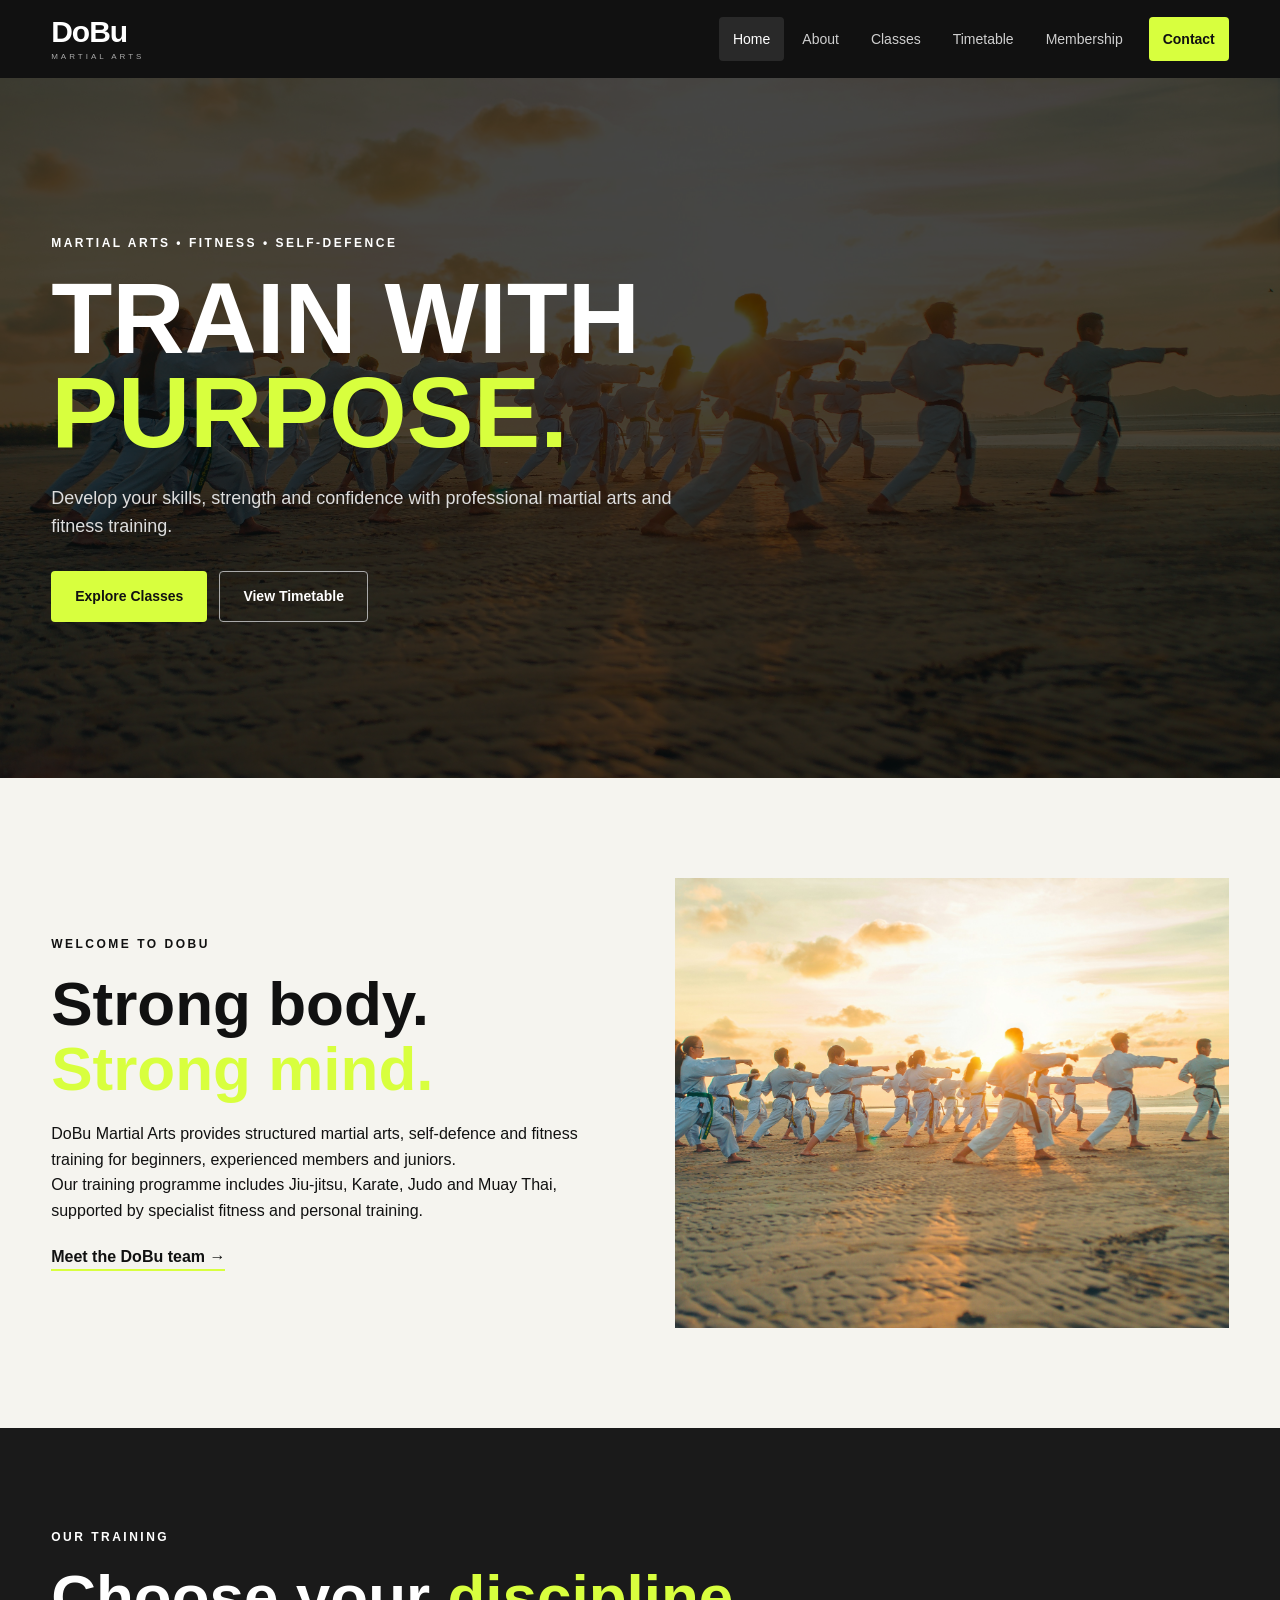
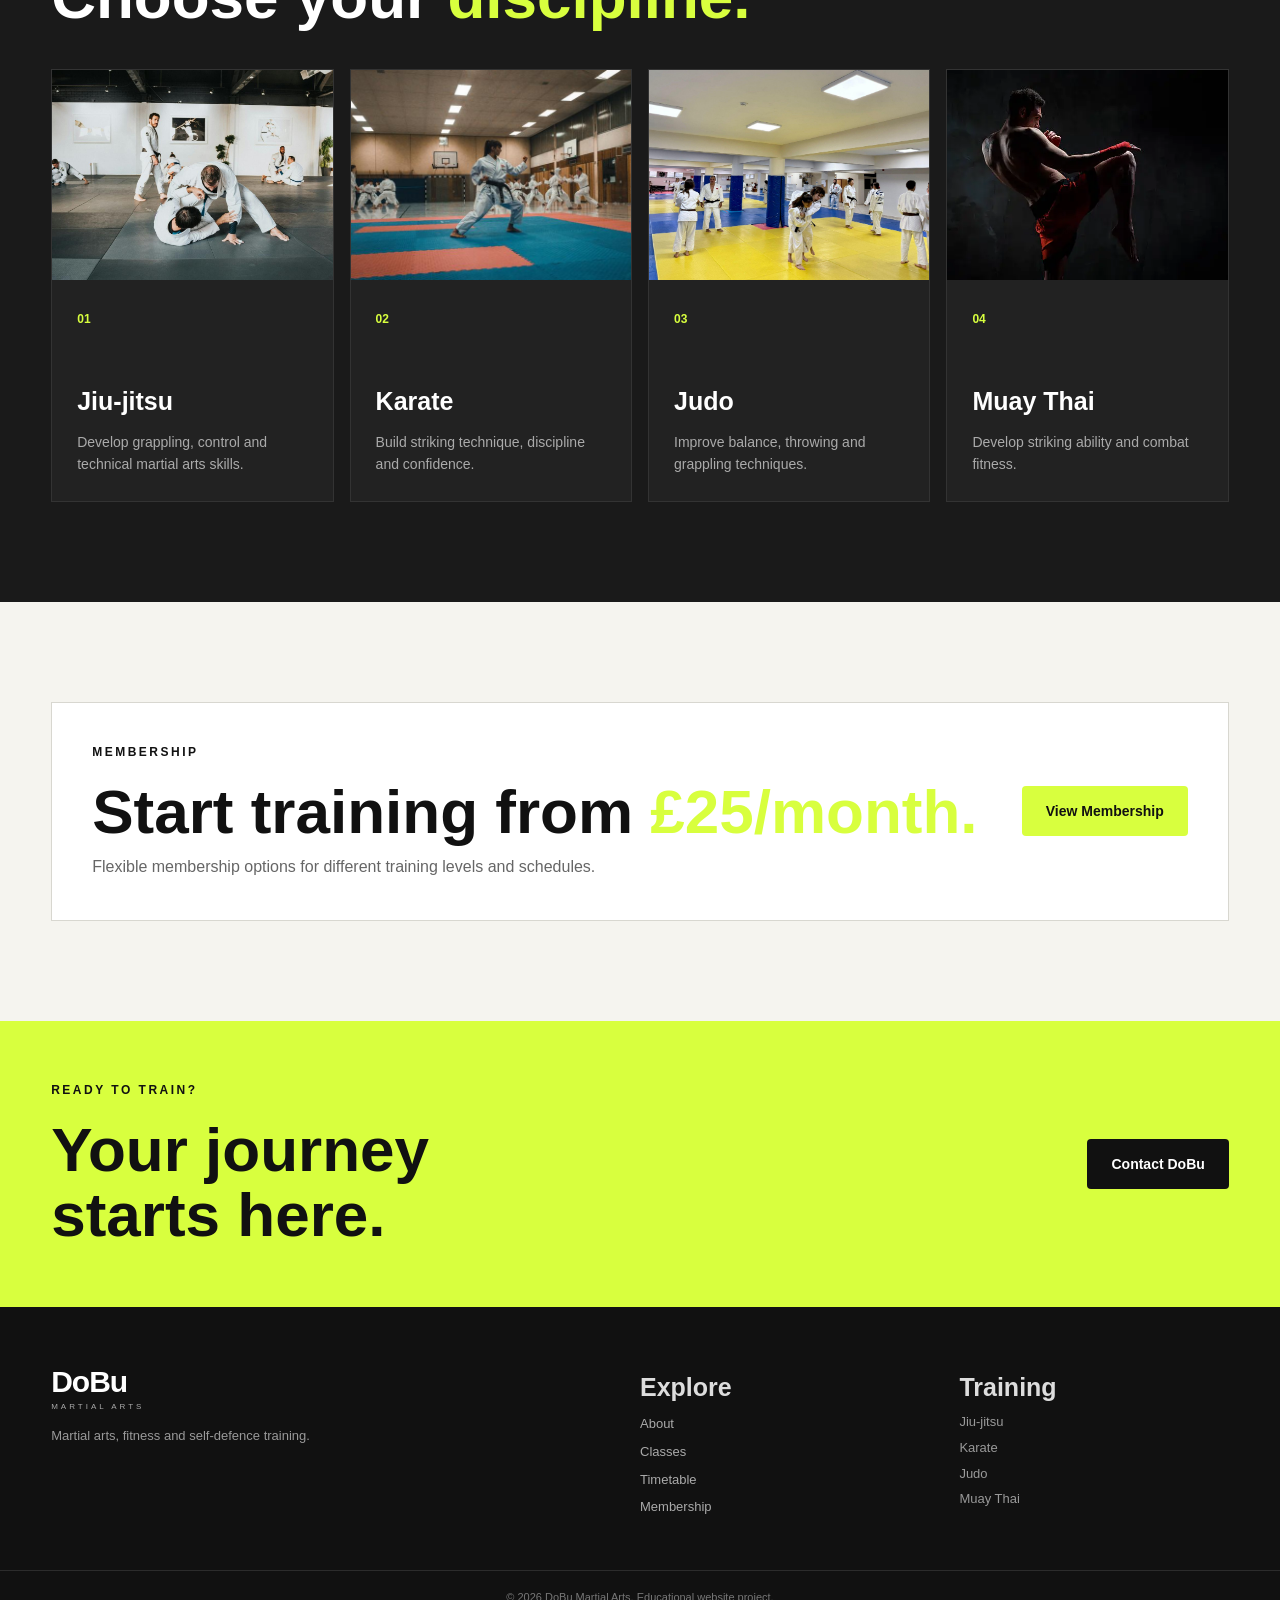
<file: index.html>
<!DOCTYPE html>
<html lang="en">
<head>
    <meta charset="UTF-8">
    <meta name="viewport" content="width=device-width, initial-scale=1.0">

    <title>DoBu Martial Arts | Home</title>

    <link rel="stylesheet" href="css/style.css">
</head>

<body>

<header class="site-header">

    <div class="container nav-wrapper">

        <a href="index.html" class="logo">
            <strong>DoBu</strong>
            <span>MARTIAL ARTS</span>
        </a>

        <button class="menu-toggle" id="menuToggle"
                aria-label="Open navigation menu">
            ☰
        </button>

        <nav class="main-nav" id="mainNav">

            <a href="index.html" class="active">Home</a>
            <a href="about.html">About</a>
            <a href="classes.html">Classes</a>
            <a href="timetable.html">Timetable</a>
            <a href="membership.html">Membership</a>
            <a href="contact.html" class="nav-cta">Contact</a>

        </nav>

    </div>

</header>


<main>

    <!-- HERO -->

    <section class="hero">

        <div class="hero-overlay"></div>

        <div class="container hero-content">

            <p class="eyebrow">
                MARTIAL ARTS • FITNESS • SELF-DEFENCE
            </p>

            <h1>
                TRAIN WITH<br>
                <span>PURPOSE.</span>
            </h1>

            <p class="hero-text">
                Develop your skills, strength and confidence with
                professional martial arts and fitness training.
            </p>

            <div class="button-group">

                <a href="classes.html" class="btn btn-primary">
                    Explore Classes
                </a>

                <a href="timetable.html" class="btn btn-outline">
                    View Timetable
                </a>

            </div>

        </div>

    </section>


    <!-- INTRODUCTION -->

    <section class="section">

        <div class="container two-column">

            <div>

                <p class="eyebrow">WELCOME TO DOBU</p>

                <h2>
                    Strong body.<br>
                    <span>Strong mind.</span>
                </h2>

                <p>
                    DoBu Martial Arts provides structured martial arts,
                    self-defence and fitness training for beginners,
                    experienced members and juniors.
                </p>

                <p>
                    Our training programme includes Jiu-jitsu, Karate,
                    Judo and Muay Thai, supported by specialist fitness
                    and personal training.
                </p>

                <a href="about.html" class="text-link">
                    Meet the DoBu team →
                </a>

            </div>


            <div class="image-frame">

                <img src="images/hero.jpg"
                     alt="Martial arts training">

            </div>

        </div>

    </section>


    <!-- MAIN SERVICES -->

    <section class="section dark-section">

        <div class="container">

            <div class="section-heading">

                <p class="eyebrow">OUR TRAINING</p>

                <h2>
                    Choose your <span>discipline.</span>
                </h2>

            </div>


            <div class="service-grid">


                <article class="service-card">

                    <img src="images/jiu-jitsu.jpg"
                         alt="Jiu-jitsu training">

                    <div class="service-content">

                        <span>01</span>

                        <h3>Jiu-jitsu</h3>

                        <p>
                            Develop grappling, control and
                            technical martial arts skills.
                        </p>

                    </div>

                </article>


                <article class="service-card">

                    <img src="images/karate.jpg"
                         alt="Karate training">

                    <div class="service-content">

                        <span>02</span>

                        <h3>Karate</h3>

                        <p>
                            Build striking technique,
                            discipline and confidence.
                        </p>

                    </div>

                </article>


                <article class="service-card">

                    <img src="images/judo.jpg"
                         alt="Judo training">

                    <div class="service-content">

                        <span>03</span>

                        <h3>Judo</h3>

                        <p>
                            Improve balance, throwing and
                            grappling techniques.
                        </p>

                    </div>

                </article>


                <article class="service-card">

                    <img src="images/muay-thai.jpg"
                         alt="Muay Thai training">

                    <div class="service-content">

                        <span>04</span>

                        <h3>Muay Thai</h3>

                        <p>
                            Develop striking ability and
                            combat fitness.
                        </p>

                    </div>

                </article>


            </div>

        </div>

    </section>


    <!-- MEMBERSHIP -->

    <section class="section">

        <div class="container">

            <div class="membership-banner">

                <div>

                    <p class="eyebrow">MEMBERSHIP</p>

                    <h2>
                        Start training from
                        <span>£25/month.</span>
                    </h2>

                    <p>
                        Flexible membership options for different
                        training levels and schedules.
                    </p>

                </div>

                <a href="membership.html"
                   class="btn btn-primary">
                    View Membership
                </a>

            </div>

        </div>

    </section>


    <!-- CTA -->

    <section class="cta-section">

        <div class="container cta-wrapper">

            <div>

                <p class="eyebrow">
                    READY TO TRAIN?
                </p>

                <h2>
                    Your journey<br>
                    starts here.
                </h2>

            </div>

            <a href="contact.html"
               class="btn btn-dark">
                Contact DoBu
            </a>

        </div>

    </section>

</main>


<footer class="site-footer">

    <div class="container footer-grid">

        <div>

            <a href="index.html" class="logo footer-logo">
                <strong>DoBu</strong>
                <span>MARTIAL ARTS</span>
            </a>

            <p>
                Martial arts, fitness and self-defence training.
            </p>

        </div>


        <div>

            <h3>Explore</h3>

            <a href="about.html">About</a>
            <a href="classes.html">Classes</a>
            <a href="timetable.html">Timetable</a>
            <a href="membership.html">Membership</a>

        </div>


        <div>

            <h3>Training</h3>

            <p>Jiu-jitsu</p>
            <p>Karate</p>
            <p>Judo</p>
            <p>Muay Thai</p>

        </div>

    </div>


    <div class="copyright">

        © 2026 DoBu Martial Arts.
        Educational website project.

    </div>

</footer>


<script src="js/script.js"></script>

</body>
</html>
</file>
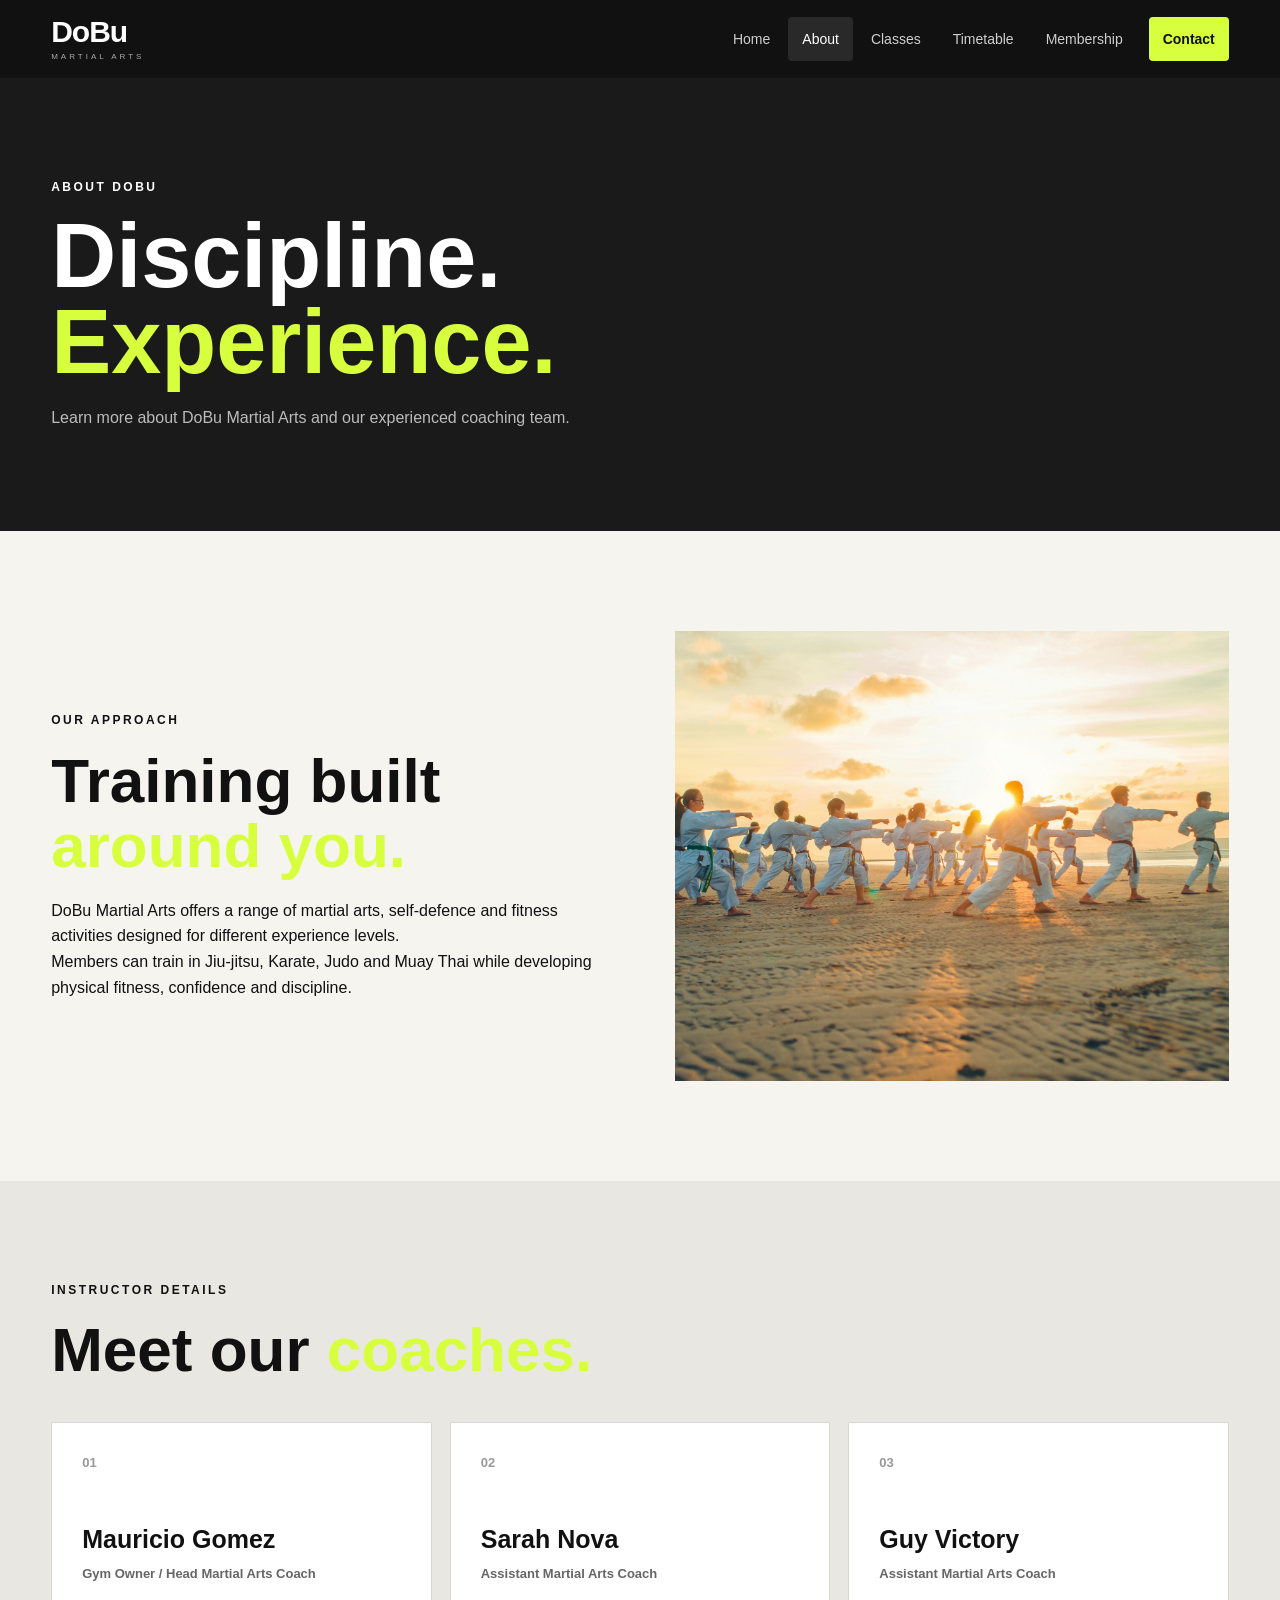
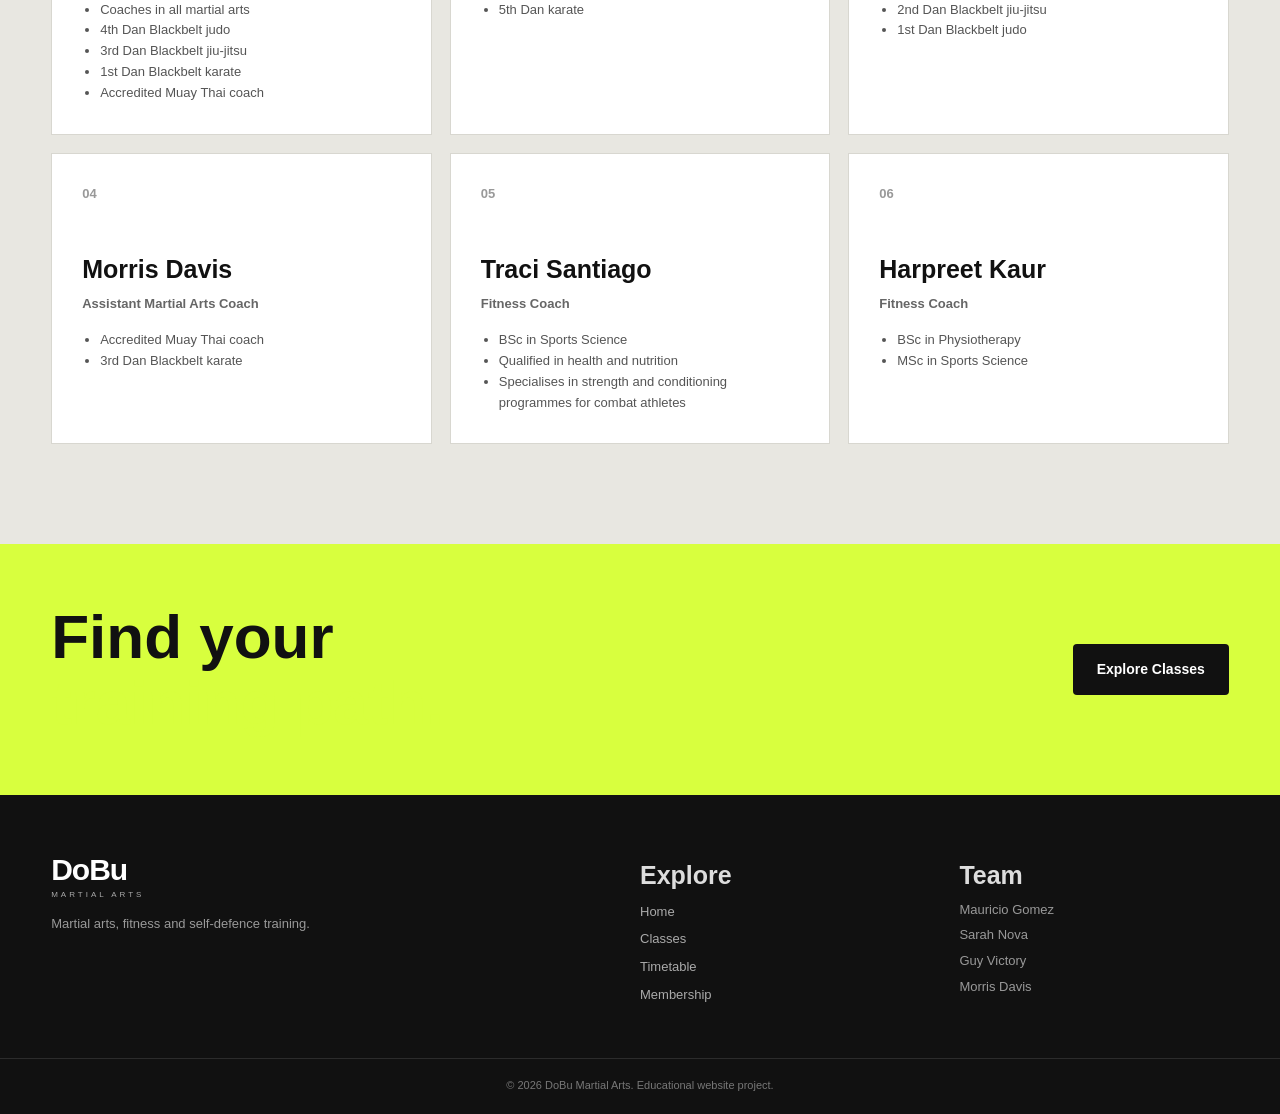
<file: about.html>
<!DOCTYPE html>
<html lang="en">
<head>

    <meta charset="UTF-8">
    <meta name="viewport"
          content="width=device-width, initial-scale=1.0">

    <title>About | DoBu Martial Arts</title>

    <link rel="stylesheet" href="css/style.css">

</head>

<body>

<header class="site-header">

    <div class="container nav-wrapper">

        <a href="index.html" class="logo">
            <strong>DoBu</strong>
            <span>MARTIAL ARTS</span>
        </a>

        <button class="menu-toggle" id="menuToggle"
                aria-label="Open navigation menu">
            ☰
        </button>

        <nav class="main-nav" id="mainNav">

            <a href="index.html">Home</a>
            <a href="about.html" class="active">About</a>
            <a href="classes.html">Classes</a>
            <a href="timetable.html">Timetable</a>
            <a href="membership.html">Membership</a>
            <a href="contact.html" class="nav-cta">Contact</a>

        </nav>

    </div>

</header>


<main>

<section class="page-hero">

    <div class="container">

        <p class="eyebrow">ABOUT DOBU</p>

        <h1>
            Discipline.<br>
            <span>Experience.</span>
        </h1>

        <p>
            Learn more about DoBu Martial Arts and our
            experienced coaching team.
        </p>

    </div>

</section>


<section class="section">

    <div class="container two-column">

        <div>

            <p class="eyebrow">OUR APPROACH</p>

            <h2>
                Training built<br>
                <span>around you.</span>
            </h2>

            <p>
                DoBu Martial Arts offers a range of martial arts,
                self-defence and fitness activities designed for
                different experience levels.
            </p>

            <p>
                Members can train in Jiu-jitsu, Karate, Judo and
                Muay Thai while developing physical fitness,
                confidence and discipline.
            </p>

        </div>


        <div class="image-frame">

            <img src="images/hero.jpg"
                 alt="Students participating in martial arts training">

        </div>

    </div>

</section>


<section class="section light-section">

    <div class="container">

        <div class="section-heading">

            <p class="eyebrow">INSTRUCTOR DETAILS</p>

            <h2>
                Meet our <span>coaches.</span>
            </h2>

        </div>


        <div class="instructor-grid">


            <article class="instructor">

                <div class="instructor-number">01</div>

                <h3>Mauricio Gomez</h3>

                <p class="role">
                    Gym Owner / Head Martial Arts Coach
                </p>

                <ul>
                    <li>Coaches in all martial arts</li>
                    <li>4th Dan Blackbelt judo</li>
                    <li>3rd Dan Blackbelt jiu-jitsu</li>
                    <li>1st Dan Blackbelt karate</li>
                    <li>Accredited Muay Thai coach</li>
                </ul>

            </article>


            <article class="instructor">

                <div class="instructor-number">02</div>

                <h3>Sarah Nova</h3>

                <p class="role">
                    Assistant Martial Arts Coach
                </p>

                <ul>
                    <li>5th Dan karate</li>
                </ul>

            </article>


            <article class="instructor">

                <div class="instructor-number">03</div>

                <h3>Guy Victory</h3>

                <p class="role">
                    Assistant Martial Arts Coach
                </p>

                <ul>
                    <li>2nd Dan Blackbelt jiu-jitsu</li>
                    <li>1st Dan Blackbelt judo</li>
                </ul>

            </article>


            <article class="instructor">

                <div class="instructor-number">04</div>

                <h3>Morris Davis</h3>

                <p class="role">
                    Assistant Martial Arts Coach
                </p>

                <ul>
                    <li>Accredited Muay Thai coach</li>
                    <li>3rd Dan Blackbelt karate</li>
                </ul>

            </article>


            <article class="instructor">

                <div class="instructor-number">05</div>

                <h3>Traci Santiago</h3>

                <p class="role">
                    Fitness Coach
                </p>

                <ul>
                    <li>BSc in Sports Science</li>
                    <li>Qualified in health and nutrition</li>
                    <li>
                        Specialises in strength and
                        conditioning programmes for combat athletes
                    </li>
                </ul>

            </article>


            <article class="instructor">

                <div class="instructor-number">06</div>

                <h3>Harpreet Kaur</h3>

                <p class="role">
                    Fitness Coach
                </p>

                <ul>
                    <li>BSc in Physiotherapy</li>
                    <li>MSc in Sports Science</li>
                </ul>

            </article>


        </div>

    </div>

</section>


<section class="cta-section">

    <div class="container cta-wrapper">

        <h2>
            Find your<br>
            <span>training path.</span>
        </h2>

        <a href="classes.html"
           class="btn btn-dark">
            Explore Classes
        </a>

    </div>

</section>

</main>


<footer class="site-footer">

    <div class="container footer-grid">

        <div>

            <a href="index.html" class="logo footer-logo">
                <strong>DoBu</strong>
                <span>MARTIAL ARTS</span>
            </a>

            <p>
                Martial arts, fitness and self-defence training.
            </p>

        </div>

        <div>

            <h3>Explore</h3>

            <a href="index.html">Home</a>
            <a href="classes.html">Classes</a>
            <a href="timetable.html">Timetable</a>
            <a href="membership.html">Membership</a>

        </div>

        <div>

            <h3>Team</h3>

            <p>Mauricio Gomez</p>
            <p>Sarah Nova</p>
            <p>Guy Victory</p>
            <p>Morris Davis</p>

        </div>

    </div>

    <div class="copyright">
        © 2026 DoBu Martial Arts. Educational website project.
    </div>

</footer>


<script src="js/script.js"></script>

</body>
</html>
</file>
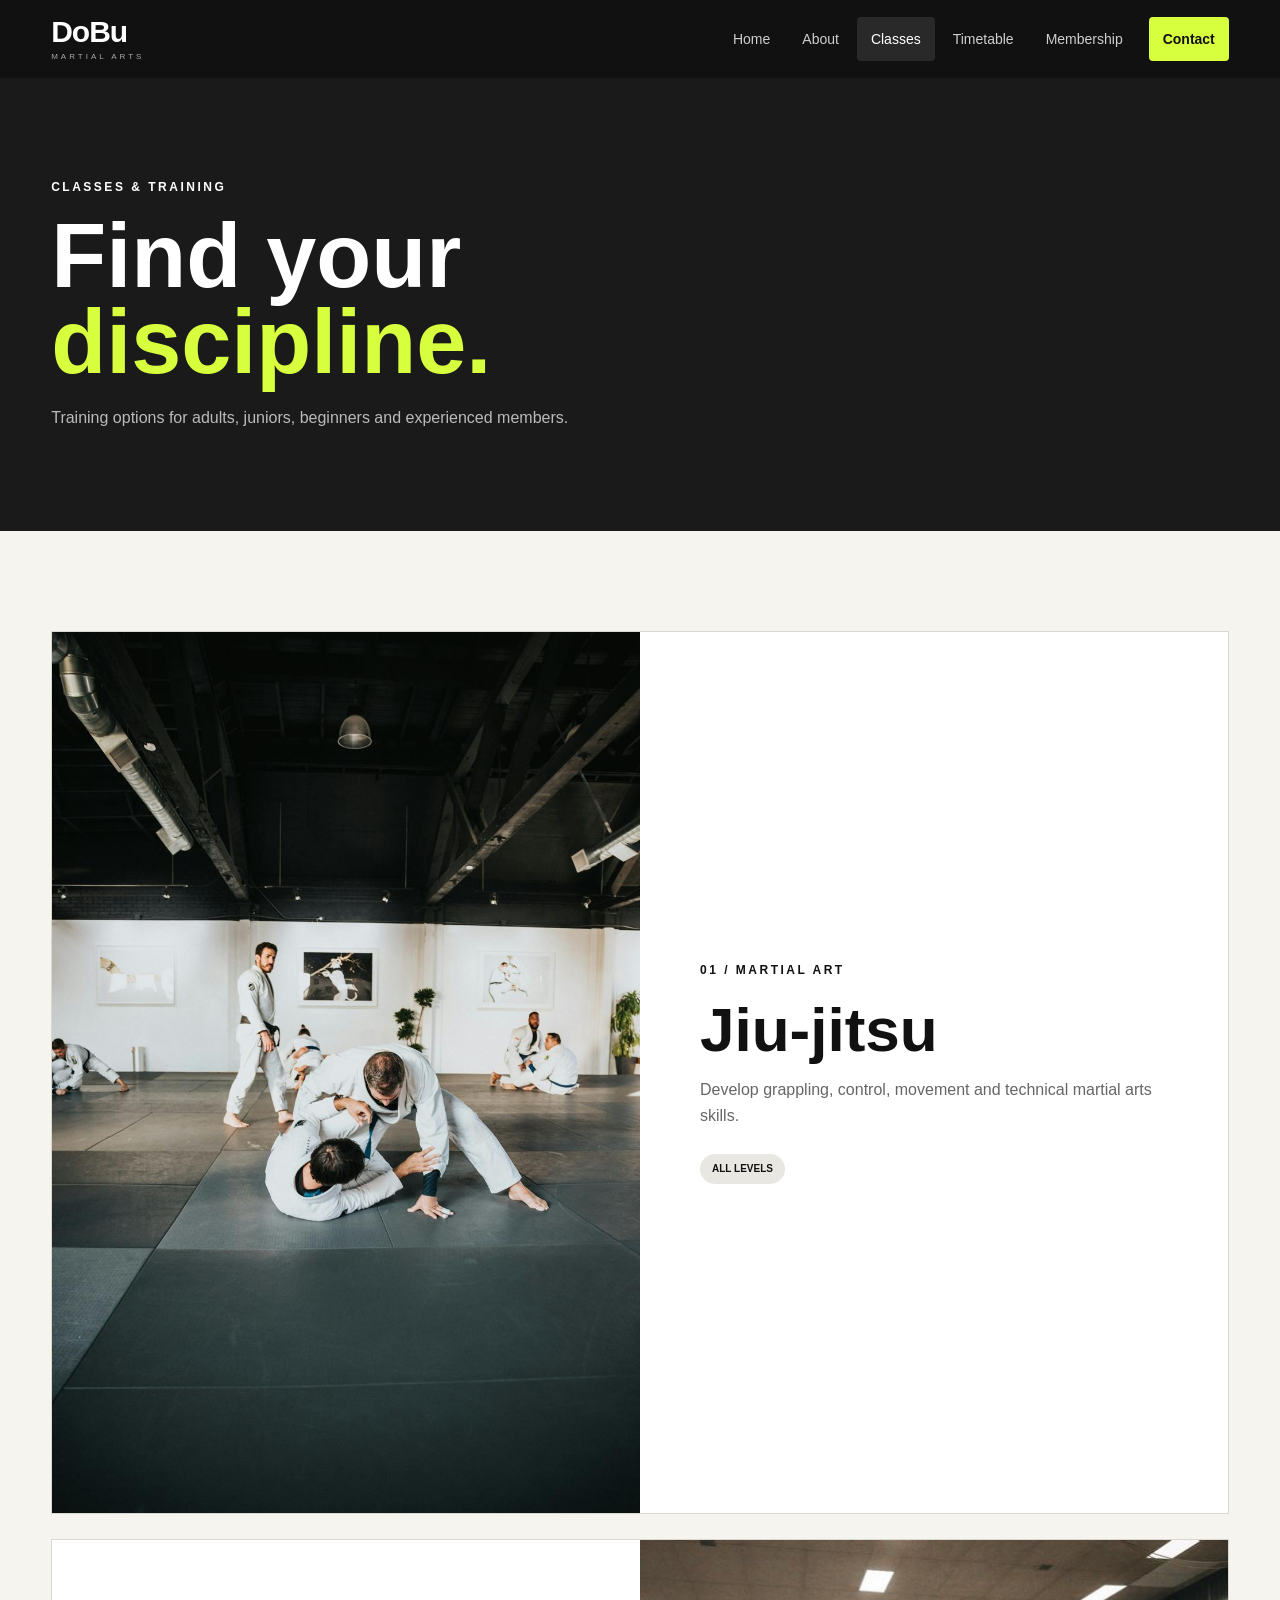
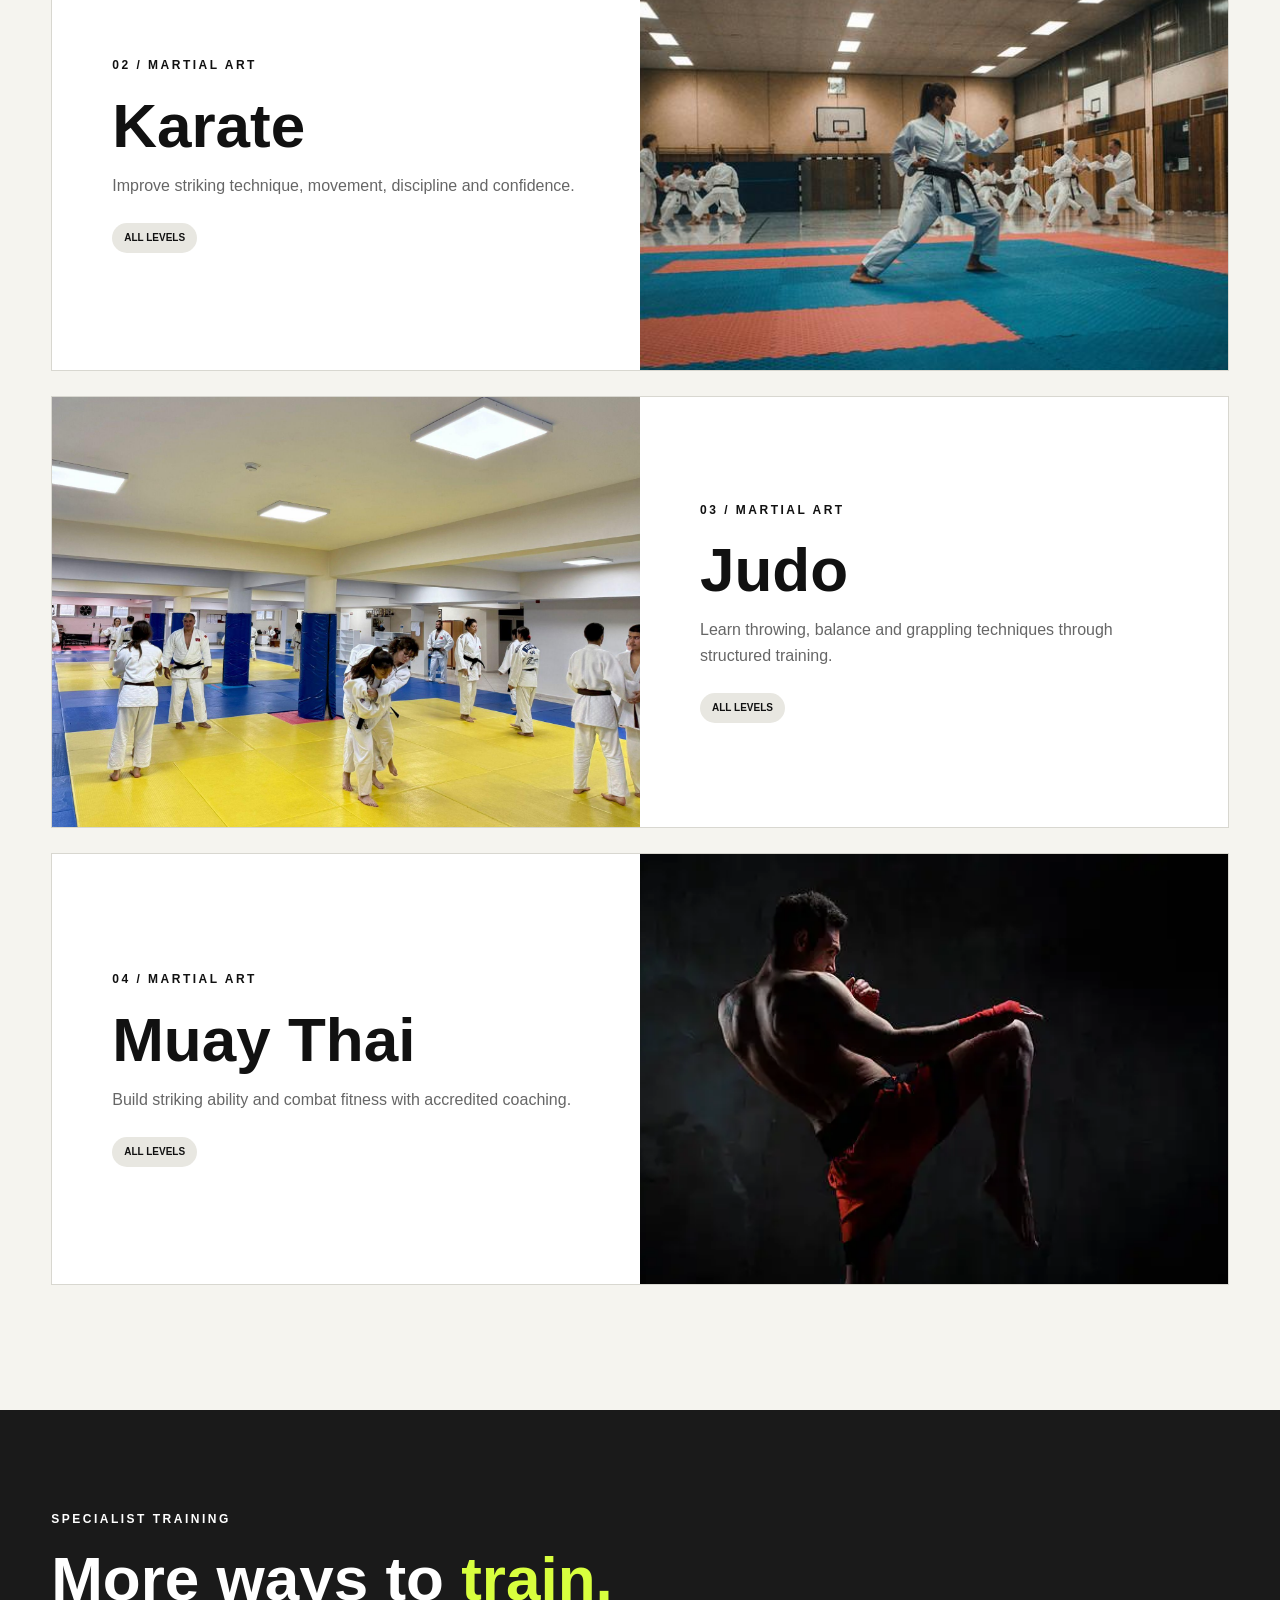
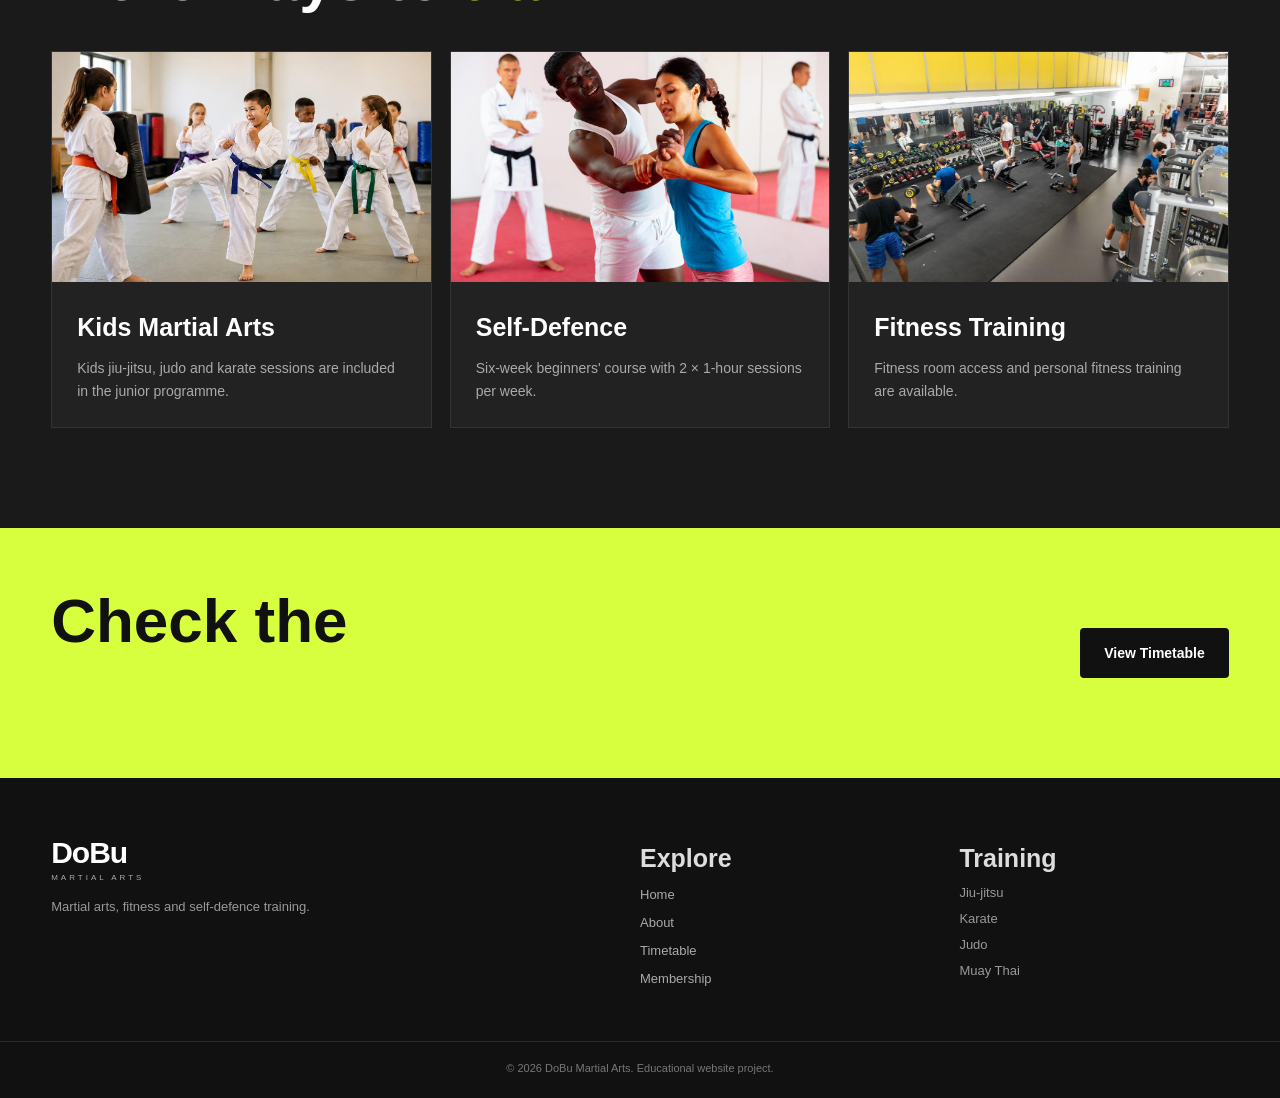
<file: Classes.html>
<!DOCTYPE html>
<html lang="en">

<head>

    <meta charset="UTF-8">
    <meta name="viewport"
          content="width=device-width, initial-scale=1.0">

    <title>Classes | DoBu Martial Arts</title>

    <link rel="stylesheet" href="css/style.css">

</head>

<body>

<header class="site-header">

    <div class="container nav-wrapper">

        <a href="index.html" class="logo">
            <strong>DoBu</strong>
            <span>MARTIAL ARTS</span>
        </a>

        <button class="menu-toggle" id="menuToggle"
                aria-label="Open navigation menu">
            ☰
        </button>

        <nav class="main-nav" id="mainNav">

            <a href="index.html">Home</a>
            <a href="about.html">About</a>
            <a href="classes.html" class="active">Classes</a>
            <a href="timetable.html">Timetable</a>
            <a href="membership.html">Membership</a>
            <a href="contact.html" class="nav-cta">Contact</a>

        </nav>

    </div>

</header>


<main>

<section class="page-hero">

    <div class="container">

        <p class="eyebrow">CLASSES & TRAINING</p>

        <h1>
            Find your<br>
            <span>discipline.</span>
        </h1>

        <p>
            Training options for adults, juniors, beginners
            and experienced members.
        </p>

    </div>

</section>


<section class="section">

    <div class="container">


        <div class="class-feature">

            <div class="class-image">

                <img src="images/jiu-jitsu.jpg"
                     alt="Jiu-jitsu class">

            </div>

            <div class="class-info">

                <p class="eyebrow">01 / MARTIAL ART</p>

                <h2>Jiu-jitsu</h2>

                <p>
                    Develop grappling, control, movement and
                    technical martial arts skills.
                </p>

                <span class="tag">ALL LEVELS</span>

            </div>

        </div>


        <div class="class-feature reverse">

            <div class="class-image">

                <img src="images/karate.jpg"
                     alt="Karate class">

            </div>

            <div class="class-info">

                <p class="eyebrow">02 / MARTIAL ART</p>

                <h2>Karate</h2>

                <p>
                    Improve striking technique, movement,
                    discipline and confidence.
                </p>

                <span class="tag">ALL LEVELS</span>

            </div>

        </div>


        <div class="class-feature">

            <div class="class-image">

                <img src="images/judo.jpg"
                     alt="Judo class">

            </div>

            <div class="class-info">

                <p class="eyebrow">03 / MARTIAL ART</p>

                <h2>Judo</h2>

                <p>
                    Learn throwing, balance and grappling
                    techniques through structured training.
                </p>

                <span class="tag">ALL LEVELS</span>

            </div>

        </div>


        <div class="class-feature reverse">

            <div class="class-image">

                <img src="images/muay-thai.jpg"
                     alt="Muay Thai class">

            </div>

            <div class="class-info">

                <p class="eyebrow">04 / MARTIAL ART</p>

                <h2>Muay Thai</h2>

                <p>
                    Build striking ability and combat fitness
                    with accredited coaching.
                </p>

                <span class="tag">ALL LEVELS</span>

            </div>

        </div>


    </div>

</section>


<section class="section dark-section">

    <div class="container">

        <div class="section-heading">

            <p class="eyebrow">SPECIALIST TRAINING</p>

            <h2>
                More ways to <span>train.</span>
            </h2>

        </div>


        <div class="special-grid">


            <article>

                <img src="images/kids.jpg"
                     alt="Children's martial arts training">

                <div>

                    <h3>Kids Martial Arts</h3>

                    <p>
                        Kids jiu-jitsu, judo and karate sessions
                        are included in the junior programme.
                    </p>

                </div>

            </article>


            <article>

                <img src="images/self-defence.jpg"
                     alt="Self-defence training">

                <div>

                    <h3>Self-Defence</h3>

                    <p>
                        Six-week beginners' course with
                        2 × 1-hour sessions per week.
                    </p>

                </div>

            </article>


            <article>

                <img src="images/fitness.jpg"
                     alt="Fitness training">

                <div>

                    <h3>Fitness Training</h3>

                    <p>
                        Fitness room access and personal
                        fitness training are available.
                    </p>

                </div>

            </article>


        </div>

    </div>

</section>


<section class="cta-section">

    <div class="container cta-wrapper">

        <h2>
            Check the<br>
            <span>weekly timetable.</span>
        </h2>

        <a href="timetable.html"
           class="btn btn-dark">
            View Timetable
        </a>

    </div>

</section>

</main>


<footer class="site-footer">

    <div class="container footer-grid">

        <div>

            <a href="index.html" class="logo footer-logo">
                <strong>DoBu</strong>
                <span>MARTIAL ARTS</span>
            </a>

            <p>
                Martial arts, fitness and self-defence training.
            </p>

        </div>

        <div>

            <h3>Explore</h3>

            <a href="index.html">Home</a>
            <a href="about.html">About</a>
            <a href="timetable.html">Timetable</a>
            <a href="membership.html">Membership</a>

        </div>

        <div>

            <h3>Training</h3>

            <p>Jiu-jitsu</p>
            <p>Karate</p>
            <p>Judo</p>
            <p>Muay Thai</p>

        </div>

    </div>

    <div class="copyright">
        © 2026 DoBu Martial Arts. Educational website project.
    </div>

</footer>


<script src="js/script.js"></script>

</body>
</html>
</file>
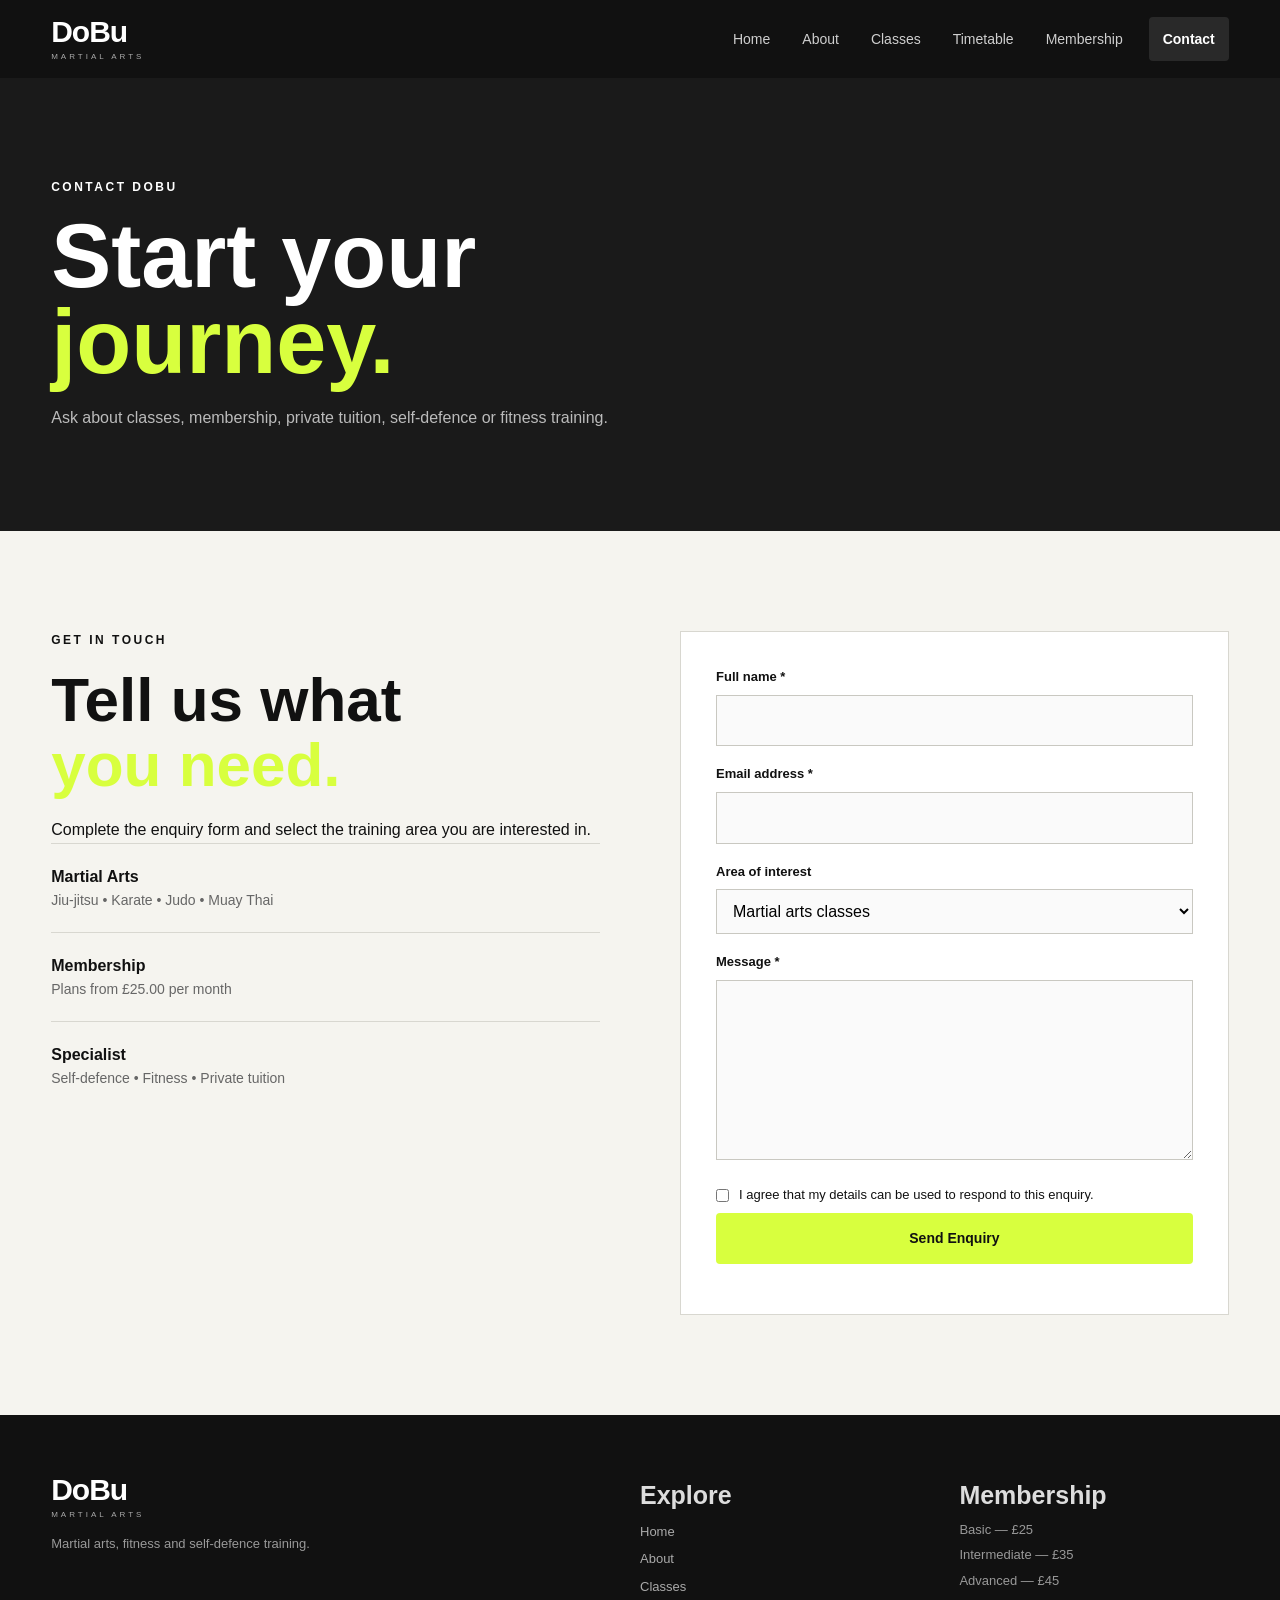
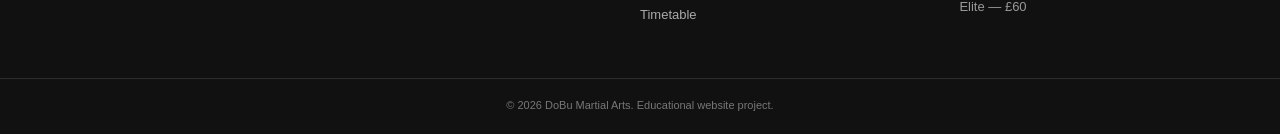
<file: contact.html>
<!DOCTYPE html>
<html lang="en">

<head>

    <meta charset="UTF-8">
    <meta name="viewport"
          content="width=device-width, initial-scale=1.0">

    <title>Contact | DoBu Martial Arts</title>

    <link rel="stylesheet" href="css/style.css">

</head>

<body>

<header class="site-header">

    <div class="container nav-wrapper">

        <a href="index.html" class="logo">
            <strong>DoBu</strong>
            <span>MARTIAL ARTS</span>
        </a>

        <button class="menu-toggle" id="menuToggle"
                aria-label="Open navigation menu">
            ☰
        </button>

        <nav class="main-nav" id="mainNav">

            <a href="index.html">Home</a>
            <a href="about.html">About</a>
            <a href="classes.html">Classes</a>
            <a href="timetable.html">Timetable</a>
            <a href="membership.html">Membership</a>
            <a href="contact.html" class="active nav-cta">
                Contact
            </a>

        </nav>

    </div>

</header>


<main>

<section class="page-hero">

    <div class="container">

        <p class="eyebrow">CONTACT DOBU</p>

        <h1>
            Start your<br>
            <span>journey.</span>
        </h1>

        <p>
            Ask about classes, membership, private tuition,
            self-defence or fitness training.
        </p>

    </div>

</section>


<section class="section">

    <div class="container contact-grid">


        <div>

            <p class="eyebrow">GET IN TOUCH</p>

            <h2>
                Tell us what<br>
                <span>you need.</span>
            </h2>

            <p>
                Complete the enquiry form and select the
                training area you are interested in.
            </p>


            <div class="contact-item">

                <strong>Martial Arts</strong>

                <span>
                    Jiu-jitsu • Karate • Judo • Muay Thai
                </span>

            </div>


            <div class="contact-item">

                <strong>Membership</strong>

                <span>
                    Plans from £25.00 per month
                </span>

            </div>


            <div class="contact-item">

                <strong>Specialist</strong>

                <span>
                    Self-defence • Fitness • Private tuition
                </span>

            </div>

        </div>


        <form class="contact-form"
              id="contactForm"
              novalidate>


            <div class="form-group">

                <label for="name">
                    Full name *
                </label>

                <input
                    type="text"
                    id="name"
                    name="name"
                    required
                    autocomplete="name"
                >

            </div>


            <div class="form-group">

                <label for="email">
                    Email address *
                </label>

                <input
                    type="email"
                    id="email"
                    name="email"
                    required
                    autocomplete="email"
                >

            </div>


            <div class="form-group">

                <label for="interest">
                    Area of interest
                </label>

                <select id="interest" name="interest">

                    <option>Martial arts classes</option>
                    <option>Membership</option>
                    <option>Junior training</option>
                    <option>Private tuition</option>
                    <option>Self-defence course</option>
                    <option>Fitness training</option>

                </select>

            </div>


            <div class="form-group">

                <label for="message">
                    Message *
                </label>

                <textarea
                    id="message"
                    name="message"
                    rows="6"
                    required
                ></textarea>

            </div>


            <label class="checkbox">

                <input
                    type="checkbox"
                    required
                >

                <span>
                    I agree that my details can be used
                    to respond to this enquiry.
                </span>

            </label>


            <button
                type="submit"
                class="btn btn-primary form-button"
            >
                Send Enquiry
            </button>


            <p
                id="formMessage"
                class="form-message"
                role="status"
                aria-live="polite"
            ></p>


        </form>

    </div>

</section>

</main>


<footer class="site-footer">

    <div class="container footer-grid">

        <div>

            <a href="index.html" class="logo footer-logo">
                <strong>DoBu</strong>
                <span>MARTIAL ARTS</span>
            </a>

            <p>
                Martial arts, fitness and self-defence training.
            </p>

        </div>

        <div>

            <h3>Explore</h3>

            <a href="index.html">Home</a>
            <a href="about.html">About</a>
            <a href="classes.html">Classes</a>
            <a href="timetable.html">Timetable</a>

        </div>

        <div>

            <h3>Membership</h3>

            <p>Basic — £25</p>
            <p>Intermediate — £35</p>
            <p>Advanced — £45</p>
            <p>Elite — £60</p>

        </div>

    </div>


    <div class="copyright">
        © 2026 DoBu Martial Arts. Educational website project.
    </div>

</footer>


<script src="js/script.js"></script>

</body>
</html>
</file>
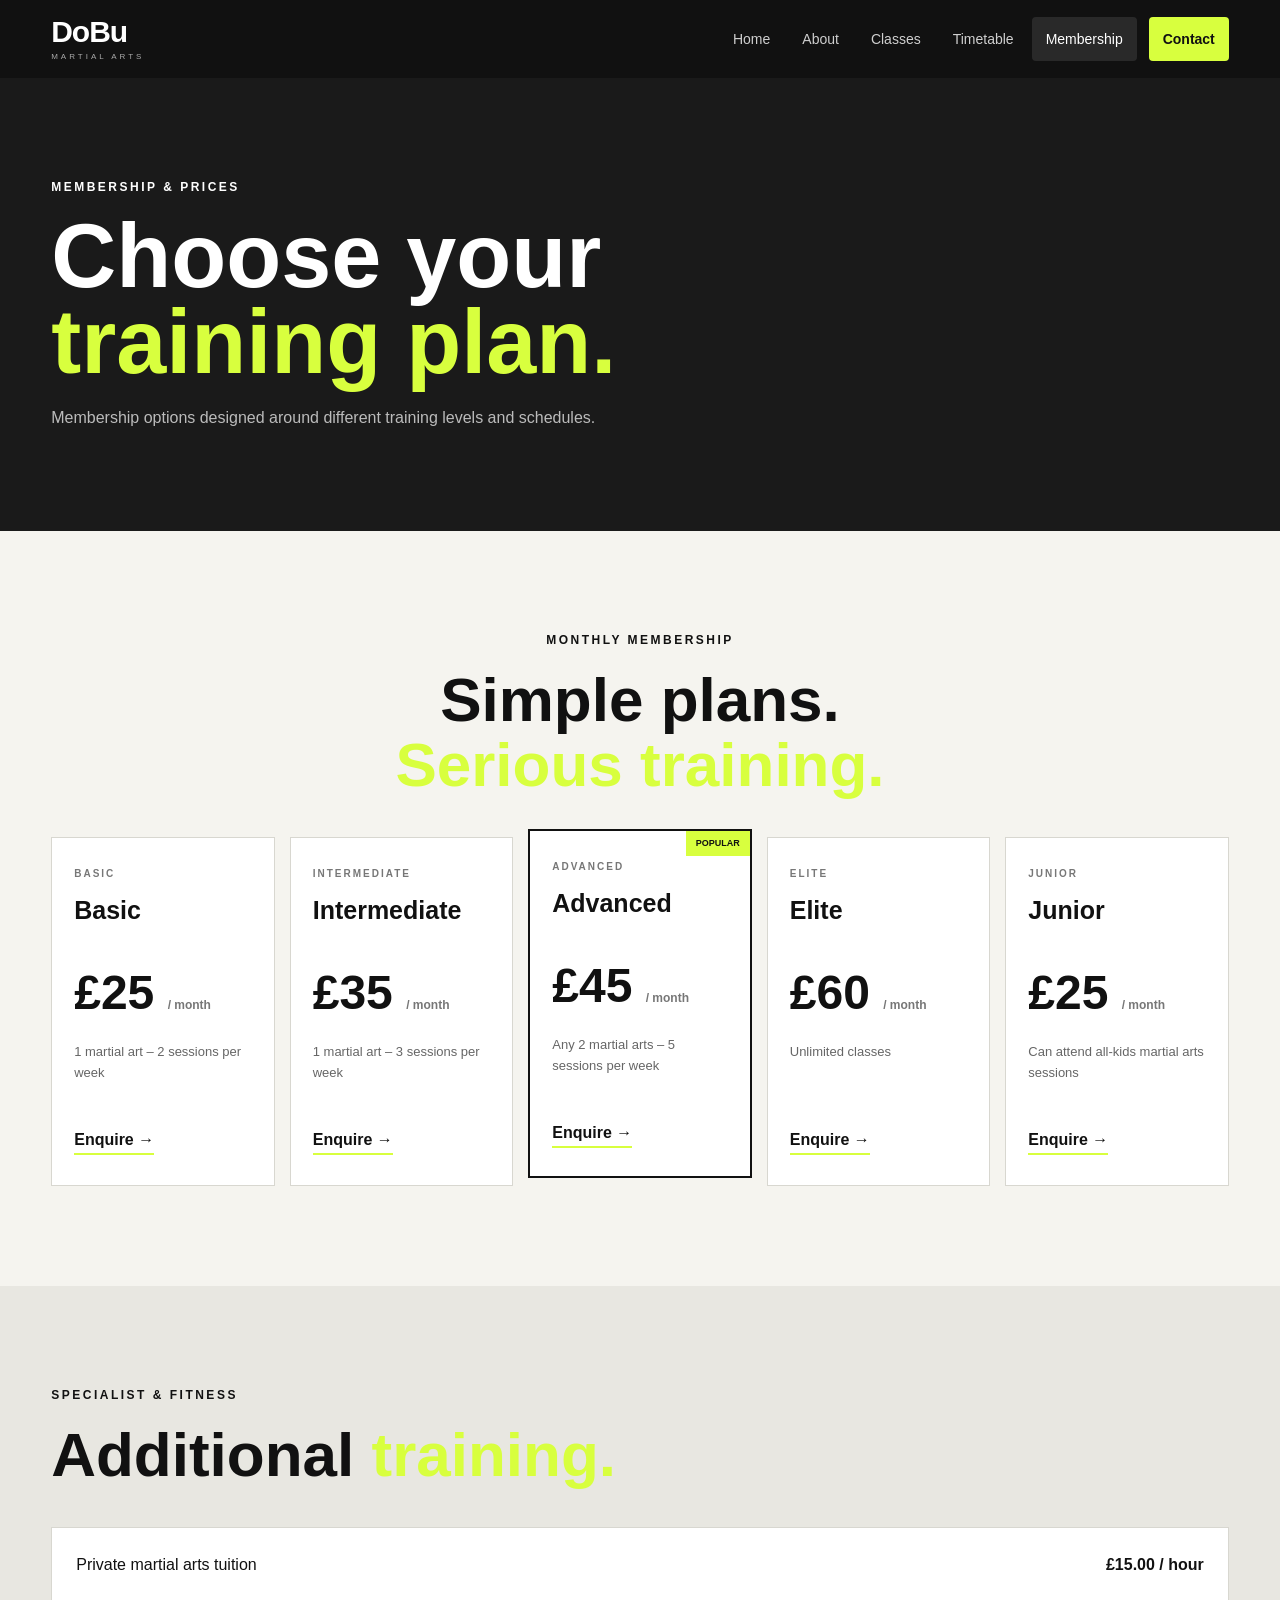
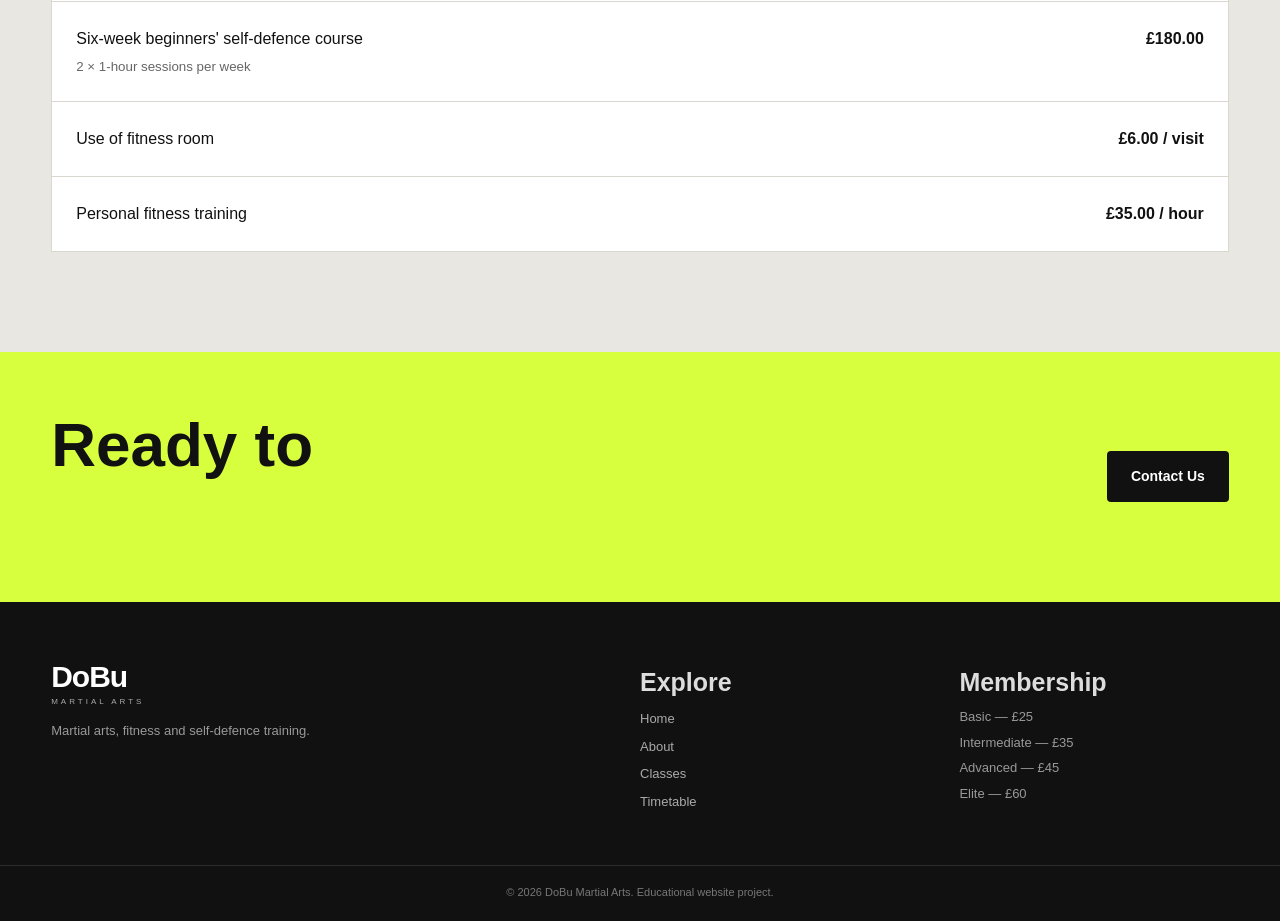
<file: membership.html>
<!DOCTYPE html>
<html lang="en">

<head>

    <meta charset="UTF-8">
    <meta name="viewport"
          content="width=device-width, initial-scale=1.0">

    <title>Membership | DoBu Martial Arts</title>

    <link rel="stylesheet" href="css/style.css">

</head>

<body>

<header class="site-header">

    <div class="container nav-wrapper">

        <a href="index.html" class="logo">
            <strong>DoBu</strong>
            <span>MARTIAL ARTS</span>
        </a>

        <button class="menu-toggle" id="menuToggle"
                aria-label="Open navigation menu">
            ☰
        </button>

        <nav class="main-nav" id="mainNav">

            <a href="index.html">Home</a>
            <a href="about.html">About</a>
            <a href="classes.html">Classes</a>
            <a href="timetable.html">Timetable</a>
            <a href="membership.html" class="active">Membership</a>
            <a href="contact.html" class="nav-cta">Contact</a>

        </nav>

    </div>

</header>


<main>

<section class="page-hero">

    <div class="container">

        <p class="eyebrow">MEMBERSHIP & PRICES</p>

        <h1>
            Choose your<br>
            <span>training plan.</span>
        </h1>

        <p>
            Membership options designed around different
            training levels and schedules.
        </p>

    </div>

</section>


<section class="section">

    <div class="container">

        <div class="section-heading center">

            <p class="eyebrow">MONTHLY MEMBERSHIP</p>

            <h2>
                Simple plans.<br>
                <span>Serious training.</span>
            </h2>

        </div>


        <div class="plans">


            <article class="plan">

                <p class="plan-label">BASIC</p>

                <h3>Basic</h3>

                <div class="price">
                    £25
                    <small>/ month</small>
                </div>

                <p>
                    1 martial art – 2 sessions per week
                </p>

                <a href="contact.html" class="text-link">
                    Enquire →
                </a>

            </article>


            <article class="plan">

                <p class="plan-label">INTERMEDIATE</p>

                <h3>Intermediate</h3>

                <div class="price">
                    £35
                    <small>/ month</small>
                </div>

                <p>
                    1 martial art – 3 sessions per week
                </p>

                <a href="contact.html" class="text-link">
                    Enquire →
                </a>

            </article>


            <article class="plan featured">

                <span class="popular">
                    POPULAR
                </span>

                <p class="plan-label">ADVANCED</p>

                <h3>Advanced</h3>

                <div class="price">
                    £45
                    <small>/ month</small>
                </div>

                <p>
                    Any 2 martial arts – 5 sessions per week
                </p>

                <a href="contact.html" class="text-link">
                    Enquire →
                </a>

            </article>


            <article class="plan">

                <p class="plan-label">ELITE</p>

                <h3>Elite</h3>

                <div class="price">
                    £60
                    <small>/ month</small>
                </div>

                <p>
                    Unlimited classes
                </p>

                <a href="contact.html" class="text-link">
                    Enquire →
                </a>

            </article>


            <article class="plan">

                <p class="plan-label">JUNIOR</p>

                <h3>Junior</h3>

                <div class="price">
                    £25
                    <small>/ month</small>
                </div>

                <p>
                    Can attend all-kids martial arts sessions
                </p>

                <a href="contact.html" class="text-link">
                    Enquire →
                </a>

            </article>


        </div>

    </div>

</section>


<section class="section light-section">

    <div class="container">

        <div class="section-heading">

            <p class="eyebrow">SPECIALIST & FITNESS</p>

            <h2>
                Additional <span>training.</span>
            </h2>

        </div>


        <div class="price-list">


            <div>

                <span>
                    Private martial arts tuition
                </span>

                <strong>
                    £15.00 / hour
                </strong>

            </div>


            <div>

                <span>
                    Six-week beginners' self-defence course
                    <small>
                        2 × 1-hour sessions per week
                    </small>
                </span>

                <strong>
                    £180.00
                </strong>

            </div>


            <div>

                <span>
                    Use of fitness room
                </span>

                <strong>
                    £6.00 / visit
                </strong>

            </div>


            <div>

                <span>
                    Personal fitness training
                </span>

                <strong>
                    £35.00 / hour
                </strong>

            </div>


        </div>

    </div>

</section>


<section class="cta-section">

    <div class="container cta-wrapper">

        <h2>
            Ready to<br>
            <span>get started?</span>
        </h2>

        <a href="contact.html"
           class="btn btn-dark">
            Contact Us
        </a>

    </div>

</section>

</main>


<footer class="site-footer">

    <div class="container footer-grid">

        <div>

            <a href="index.html" class="logo footer-logo">
                <strong>DoBu</strong>
                <span>MARTIAL ARTS</span>
            </a>

            <p>
                Martial arts, fitness and self-defence training.
            </p>

        </div>

        <div>

            <h3>Explore</h3>

            <a href="index.html">Home</a>
            <a href="about.html">About</a>
            <a href="classes.html">Classes</a>
            <a href="timetable.html">Timetable</a>

        </div>

        <div>

            <h3>Membership</h3>

            <p>Basic — £25</p>
            <p>Intermediate — £35</p>
            <p>Advanced — £45</p>
            <p>Elite — £60</p>

        </div>

    </div>

    <div class="copyright">
        © 2026 DoBu Martial Arts. Educational website project.
    </div>

</footer>


<script src="js/script.js"></script>

</body>
</html>
</file>
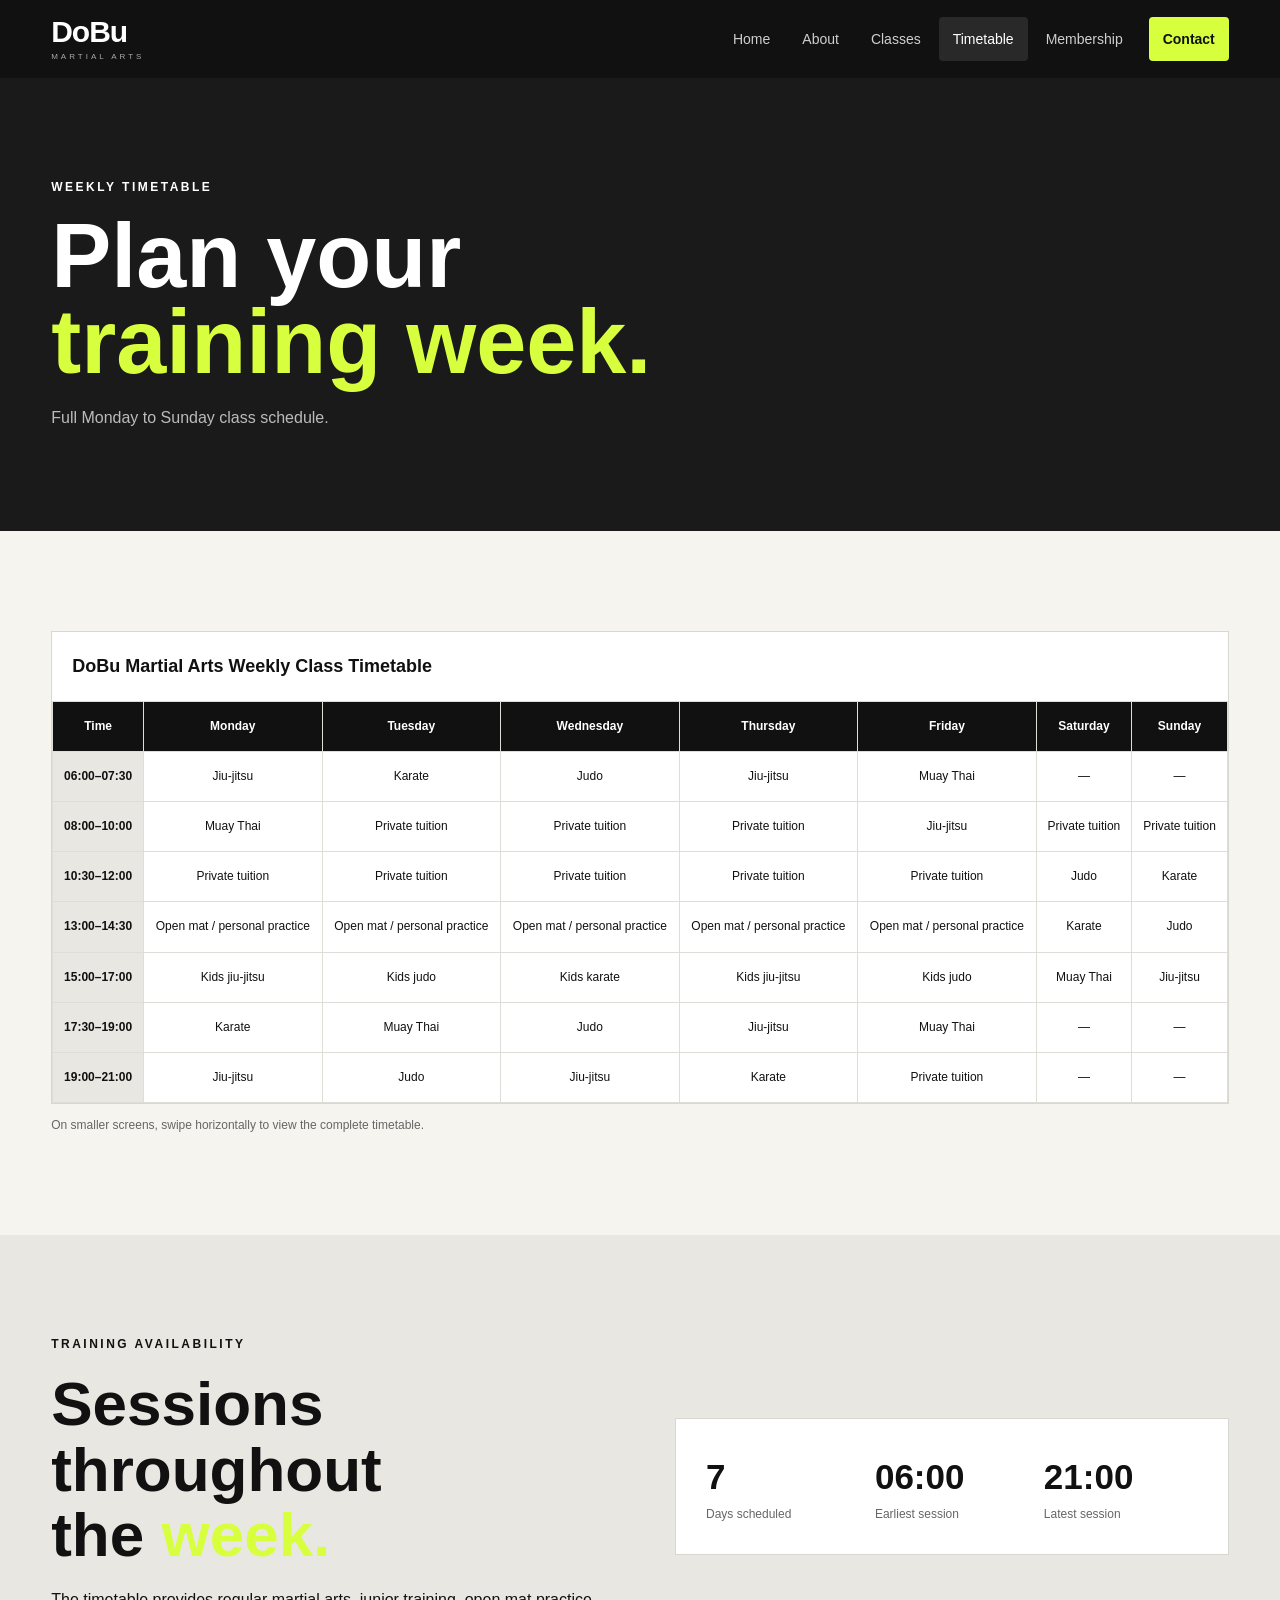
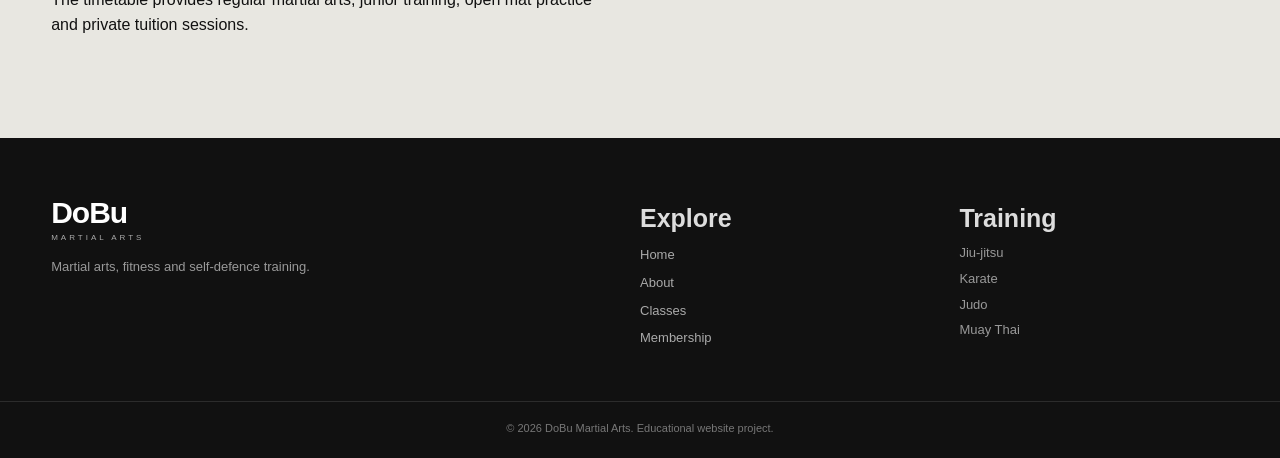
<file: timetable.html>
<!DOCTYPE html>
<html lang="en">

<head>

    <meta charset="UTF-8">
    <meta name="viewport"
          content="width=device-width, initial-scale=1.0">

    <title>Timetable | DoBu Martial Arts</title>

    <link rel="stylesheet" href="css/style.css">

</head>

<body>

<header class="site-header">

    <div class="container nav-wrapper">

        <a href="index.html" class="logo">
            <strong>DoBu</strong>
            <span>MARTIAL ARTS</span>
        </a>

        <button class="menu-toggle" id="menuToggle"
                aria-label="Open navigation menu">
            ☰
        </button>

        <nav class="main-nav" id="mainNav" aria-label="Main navigation">

            <a href="index.html">Home</a>
            <a href="about.html">About</a>
            <a href="classes.html">Classes</a>
            <a href="timetable.html" class="active" aria-current="page">Timetable</a>
            <a href="membership.html">Membership</a>
            <a href="contact.html" class="nav-cta">Contact</a>

        </nav>

    </div>

</header>


<main>

<section class="page-hero" aria-labelledby="page-title">

    <div class="container">

        <p class="eyebrow">WEEKLY TIMETABLE</p>

        <h1 id="page-title">
            Plan your<br>
            <span>training week.</span>
        </h1>

        <p>
            Full Monday to Sunday class schedule.
        </p>

    </div>

</section>


<section class="section" aria-labelledby="timetable-heading">

    <div class="container">

        <h2 id="timetable-heading" class="visually-hidden">
            Weekly Class Timetable
        </h2>

        <div class="table-scroll">

            <table class="timetable">

                <caption>
                    DoBu Martial Arts Weekly Class Timetable
                </caption>

                <thead>

                    <tr>

                        <th scope="col">Time</th>
                        <th scope="col">Monday</th>
                        <th scope="col">Tuesday</th>
                        <th scope="col">Wednesday</th>
                        <th scope="col">Thursday</th>
                        <th scope="col">Friday</th>
                        <th scope="col">Saturday</th>
                        <th scope="col">Sunday</th>

                    </tr>

                </thead>

                <tbody>

                    <tr>

                        <th scope="row">06:00–07:30</th>

                        <td>Jiu-jitsu</td>
                        <td>Karate</td>
                        <td>Judo</td>
                        <td>Jiu-jitsu</td>
                        <td>Muay Thai</td>
                        <td>—</td>
                        <td>—</td>

                    </tr>


                    <tr>

                        <th scope="row">08:00–10:00</th>

                        <td>Muay Thai</td>
                        <td>Private tuition</td>
                        <td>Private tuition</td>
                        <td>Private tuition</td>
                        <td>Jiu-jitsu</td>
                        <td>Private tuition</td>
                        <td>Private tuition</td>

                    </tr>


                    <tr>

                        <th scope="row">10:30–12:00</th>

                        <td>Private tuition</td>
                        <td>Private tuition</td>
                        <td>Private tuition</td>
                        <td>Private tuition</td>
                        <td>Private tuition</td>
                        <td>Judo</td>
                        <td>Karate</td>

                    </tr>


                    <tr>

                        <th scope="row">13:00–14:30</th>

                        <td>Open mat / personal practice</td>
                        <td>Open mat / personal practice</td>
                        <td>Open mat / personal practice</td>
                        <td>Open mat / personal practice</td>
                        <td>Open mat / personal practice</td>
                        <td>Karate</td>
                        <td>Judo</td>

                    </tr>


                    <tr>

                        <th scope="row">15:00–17:00</th>

                        <td>Kids jiu-jitsu</td>
                        <td>Kids judo</td>
                        <td>Kids karate</td>
                        <td>Kids jiu-jitsu</td>
                        <td>Kids judo</td>
                        <td>Muay Thai</td>
                        <td>Jiu-jitsu</td>

                    </tr>


                    <tr>

                        <th scope="row">17:30–19:00</th>

                        <td>Karate</td>
                        <td>Muay Thai</td>
                        <td>Judo</td>
                        <td>Jiu-jitsu</td>
                        <td>Muay Thai</td>
                        <td>—</td>
                        <td>—</td>

                    </tr>


                    <tr>

                        <th scope="row">19:00–21:00</th>

                        <td>Jiu-jitsu</td>
                        <td>Judo</td>
                        <td>Jiu-jitsu</td>
                        <td>Karate</td>
                        <td>Private tuition</td>
                        <td>—</td>
                        <td>—</td>

                    </tr>

                </tbody>

            </table>

        </div>

        <p class="table-note">
            On smaller screens, swipe horizontally to view
            the complete timetable.
        </p>

    </div>

</section>


<section class="section light-section"
         aria-labelledby="availability-heading">

    <div class="container timetable-info">

        <div>

            <p class="eyebrow">TRAINING AVAILABILITY</p>

            <h2 id="availability-heading">
                Sessions throughout<br>
                the <span>week.</span>
            </h2>

            <p>
                The timetable provides regular martial arts,
                junior training, open mat practice and private
                tuition sessions.
            </p>

        </div>


        <div class="stats">

            <div>
                <strong>7</strong>
                <span>Days scheduled</span>
            </div>

            <div>
                <strong>06:00</strong>
                <span>Earliest session</span>
            </div>

            <div>
                <strong>21:00</strong>
                <span>Latest session</span>
            </div>

        </div>

    </div>

</section>

</main>


<footer class="site-footer">

    <div class="container footer-grid">

        <div>

            <a href="index.html" class="logo footer-logo">
                <strong>DoBu</strong>
                <span>MARTIAL ARTS</span>
            </a>

            <p>
                Martial arts, fitness and self-defence training.
            </p>

        </div>

        <div>

            <h3>Explore</h3>

            <a href="index.html">Home</a>
            <a href="about.html">About</a>
            <a href="classes.html">Classes</a>
            <a href="membership.html">Membership</a>

        </div>

        <div>

            <h3>Training</h3>

            <p>Jiu-jitsu</p>
            <p>Karate</p>
            <p>Judo</p>
            <p>Muay Thai</p>

        </div>

    </div>

    <div class="copyright">
        © 2026 DoBu Martial Arts. Educational website project.
    </div>

</footer>


<script src="js/script.js"></script>

</body>
</html>
</file>
<file: css/style.css>
* {
    margin: 0;
    padding: 0;
    box-sizing: border-box;
}


:root {

    --black: #111111;
    --dark: #1a1a1a;
    --lime: #d8ff3e;

    --white: #ffffff;
    --cream: #f5f4ef;

    --grey: #666666;
    --light-grey: #e8e7e1;

    --border: #d8d7d0;

}


html {
    scroll-behavior: smooth;
}


body {

    font-family: Arial, Helvetica, sans-serif;

    background: var(--cream);

    color: var(--black);

    line-height: 1.6;

}


img {

    width: 100%;

    display: block;

}


a {

    color: inherit;

    text-decoration: none;

}


button,
input,
textarea,
select {

    font: inherit;

}


.container {

    width: min(1180px, 92%);

    margin: auto;

}


/* =========================
   HEADER
========================= */

.site-header {

    background: var(--black);

    color: white;

    position: sticky;

    top: 0;

    z-index: 1000;

}


.nav-wrapper {

    min-height: 78px;

    display: flex;

    align-items: center;

    justify-content: space-between;

}


.logo {

    display: flex;

    flex-direction: column;

    line-height: 1;

}


.logo strong {

    font-size: 30px;

    letter-spacing: -1px;

}


.logo span {

    font-size: 8px;

    letter-spacing: 3px;

    color: #aaaaaa;

    margin-top: 6px;

}


.main-nav {

    display: flex;

    align-items: center;

    gap: 4px;

}


.main-nav a {

    color: #cfcfcf;

    padding: 11px 14px;

    font-size: 14px;

    border-radius: 4px;

}


.main-nav a:hover,
.main-nav a.active {

    color: white;

    background: #292929;

}


.main-nav .nav-cta {

    background: var(--lime);

    color: var(--black);

    font-weight: bold;

    margin-left: 8px;

}


.menu-toggle {

    display: none;

    background: transparent;

    border: 0;

    color: white;

    font-size: 28px;

    cursor: pointer;

}


/* =========================
   HERO
========================= */

.hero {

    min-height: 700px;

    position: relative;

    display: flex;

    align-items: center;

    color: white;

    background-image: url("../images/hero.jpg");

    background-position: center;

    background-size: cover;

}


.hero-overlay {

    position: absolute;

    inset: 0;

    background: rgba(0, 0, 0, .72);

}


.hero-content {

    position: relative;

    z-index: 1;

    padding: 100px 0;

}


.eyebrow {

    font-size: 12px;

    font-weight: bold;

    letter-spacing: 2.5px;

    margin-bottom: 17px;

}


.hero h1 {

    font-size: clamp(55px, 8vw, 100px);

    line-height: .94;

    margin-bottom: 25px;

}


.hero h1 span,
.page-hero h1 span,
h2 span {

    color: var(--lime);

}


.hero-text {

    max-width: 650px;

    color: #dddddd;

    font-size: 18px;

}


.button-group {

    display: flex;

    gap: 12px;

    margin-top: 30px;

}


.btn {

    display: inline-flex;

    justify-content: center;

    align-items: center;

    padding: 13px 23px;

    border-radius: 4px;

    border: 1px solid transparent;

    font-size: 14px;

    font-weight: bold;

    cursor: pointer;

}


.btn-primary {

    background: var(--lime);

    color: var(--black);

}


.btn-primary:hover {

    background: white;

}


.btn-outline {

    border-color: #aaa;

    color: white;

}


.btn-outline:hover {

    border-color: white;

}


.btn-dark {

    background: var(--black);

    color: white;

}


/* =========================
   SECTIONS
========================= */

.section {

    padding: 100px 0;

}


.dark-section {

    background: var(--dark);

    color: white;

}


.light-section {

    background: var(--light-grey);

}


.two-column {

    display: grid;

    grid-template-columns: 1fr 1fr;

    gap: 70px;

    align-items: center;

}


h2 {

    font-size: clamp(38px, 5vw, 62px);

    line-height: 1.05;

    margin-bottom: 20px;

}


h3 {

    font-size: 25px;

}


.image-frame {

    overflow: hidden;

}


.image-frame img {

    height: 450px;

    object-fit: cover;

}


.text-link {

    display: inline-block;

    margin-top: 20px;

    font-weight: bold;

    border-bottom: 2px solid var(--lime);

}


/* =========================
   SERVICE CARDS
========================= */

.section-heading {

    margin-bottom: 40px;

}


.center {

    text-align: center;

}


.service-grid {

    display: grid;

    grid-template-columns: repeat(4, 1fr);

    gap: 16px;

}


.service-card {

    background: #222222;

    border: 1px solid #333333;

    overflow: hidden;

}


.service-card img {

    height: 210px;

    object-fit: cover;

}


.service-content {

    padding: 25px;

}


.service-content > span {

    color: var(--lime);

    font-size: 12px;

    font-weight: bold;

}


.service-content h3 {

    margin: 50px 0 10px;

}


.service-content p {

    color: #aaa;

    font-size: 14px;

}


/* =========================
   MEMBERSHIP BANNER
========================= */

.membership-banner {

    background: white;

    border: 1px solid var(--border);

    padding: 40px;

    display: flex;

    align-items: center;

    justify-content: space-between;

    gap: 30px;

}


.membership-banner h2 {

    margin-bottom: 10px;

}


.membership-banner p:last-child {

    color: var(--grey);

}


/* =========================
   CTA
========================= */

.cta-section {

    background: var(--lime);

    padding: 60px 0;

}


.cta-wrapper {

    display: flex;

    justify-content: space-between;

    align-items: center;

    gap: 30px;

}


.cta-wrapper h2 {

    margin: 0;

}


/* =========================
   PAGE HERO
========================= */

.page-hero {

    background: var(--dark);

    color: white;

    padding: 100px 0;

}


.page-hero h1 {

    font-size: clamp(55px, 8vw, 90px);

    line-height: .95;

    margin-bottom: 20px;

}


.page-hero p:last-child {

    color: #bbbbbb;

    max-width: 600px;

}


/* =========================
   INSTRUCTORS
========================= */

.instructor-grid {

    display: grid;

    grid-template-columns: repeat(3, 1fr);

    gap: 18px;

}


.instructor {

    background: white;

    padding: 30px;

    border: 1px solid var(--border);

}


.instructor-number {

    color: #999;

    font-size: 13px;

    font-weight: bold;

    margin-bottom: 45px;

}


.instructor h3 {

    margin-bottom: 5px;

}


.role {

    color: var(--grey);

    font-size: 13px;

    font-weight: bold;

    margin-bottom: 15px;

}


.instructor ul {

    padding-left: 18px;

    color: #555;

    font-size: 13px;

}


/* =========================
   CLASS FEATURES
========================= */

.class-feature {

    display: grid;

    grid-template-columns: 1fr 1fr;

    min-height: 430px;

    margin-bottom: 25px;

    background: white;

    border: 1px solid var(--border);

}


.class-feature.reverse .class-image {

    order: 2;

}


.class-image img {

    height: 100%;

    min-height: 430px;

    object-fit: cover;

}


.class-info {

    padding: 60px;

    display: flex;

    flex-direction: column;

    justify-content: center;

}


.class-info h2 {

    margin-bottom: 15px;

}


.class-info p:not(.eyebrow) {

    color: var(--grey);

}


.tag {

    display: inline-block;

    margin-top: 25px;

    background: var(--light-grey);

    padding: 7px 12px;

    border-radius: 20px;

    width: fit-content;

    font-size: 10px;

    font-weight: bold;

}


.special-grid {

    display: grid;

    grid-template-columns: repeat(3, 1fr);

    gap: 18px;

}


.special-grid article {

    background: #222;

    border: 1px solid #333;

}


.special-grid img {

    height: 230px;

    object-fit: cover;

}


.special-grid article div {

    padding: 25px;

}


.special-grid p {

    color: #aaa;

    font-size: 14px;

    margin-top: 10px;

}


/* =========================
   TIMETABLE
========================= */

.table-scroll {

    overflow-x: auto;

    background: white;

    border: 1px solid var(--border);

}


.timetable {

    width: 100%;

    min-width: 1100px;

    border-collapse: collapse;

    font-size: 12px;

}


.timetable caption {

    text-align: left;

    padding: 20px;

    font-size: 18px;

    font-weight: bold;

}


.timetable th,
.timetable td {

    border: 1px solid #deddd7;

    padding: 15px 10px;

    text-align: center;

}


.timetable thead th {

    background: var(--black);

    color: white;

}


.timetable tbody th {

    background: var(--light-grey);

    white-space: nowrap;

}


.timetable td {

    background: white;

}


.table-note {

    color: var(--grey);

    font-size: 12px;

    margin-top: 12px;

}


.timetable-info {

    display: grid;

    grid-template-columns: 1fr 1fr;

    gap: 70px;

    align-items: center;

}


.stats {

    background: white;

    border: 1px solid var(--border);

    padding: 30px;

    display: grid;

    grid-template-columns: 1fr 1fr 1fr;

    gap: 15px;

}


.stats div {

    display: flex;

    flex-direction: column;

}


.stats strong {

    font-size: 35px;

}


.stats span {

    color: var(--grey);

    font-size: 12px;

}


/* =========================
   MEMBERSHIP
========================= */

.plans {

    display: grid;

    grid-template-columns: repeat(5, 1fr);

    gap: 15px;

}


.plan {

    position: relative;

    background: white;

    border: 1px solid var(--border);

    padding: 28px 22px;

}


.plan.featured {

    border: 2px solid var(--black);

    transform: translateY(-8px);

}


.popular {

    position: absolute;

    top: 0;

    right: 0;

    background: var(--lime);

    padding: 5px 10px;

    font-size: 9px;

    font-weight: bold;

}


.plan-label {

    color: #777;

    font-size: 10px;

    font-weight: bold;

    letter-spacing: 2px;

}


.plan h3 {

    margin-top: 8px;

}


.price {

    font-size: 48px;

    font-weight: bold;

    margin: 25px 0 10px;

}


.price small {

    color: #777;

    font-size: 12px;

}


.plan > p:not(.plan-label) {

    color: var(--grey);

    font-size: 13px;

    min-height: 65px;

}


.price-list {

    background: white;

    border: 1px solid var(--border);

}


.price-list > div {

    display: flex;

    justify-content: space-between;

    gap: 20px;

    padding: 24px;

    border-bottom: 1px solid var(--border);

}


.price-list > div:last-child {

    border-bottom: none;

}


.price-list span {

    display: flex;

    flex-direction: column;

}


.price-list small {

    color: var(--grey);

    margin-top: 4px;

}


.price-list strong {

    white-space: nowrap;

}


/* =========================
   CONTACT
========================= */

.contact-grid {

    display: grid;

    grid-template-columns: 1fr 1fr;

    gap: 80px;

}


.contact-item {

    border-top: 1px solid var(--border);

    padding: 20px 0;

    display: flex;

    flex-direction: column;

}


.contact-item span {

    color: var(--grey);

    font-size: 14px;

}


.contact-form {

    background: white;

    border: 1px solid var(--border);

    padding: 35px;

}


.form-group {

    margin-bottom: 18px;

}


.contact-form label {

    display: block;

    font-size: 13px;

    font-weight: bold;

    margin-bottom: 7px;

}


.contact-form input,
.contact-form select,
.contact-form textarea {

    width: 100%;

    padding: 12px;

    border: 1px solid #c9c8c1;

    background: #fafafa;

}


.contact-form textarea {

    resize: vertical;

}


.contact-form input:focus,
.contact-form select:focus,
.contact-form textarea:focus {

    outline: 2px solid var(--lime);

}


.checkbox {

    display: flex !important;

    align-items: flex-start;

    gap: 10px;

    font-weight: normal !important;

    margin-bottom: 20px;

}


.checkbox input {

    width: auto;

    margin-top: 4px;

}


.form-button {

    width: 100%;

}


.form-message {

    margin-top: 15px;

    font-size: 13px;

    font-weight: bold;

}


/* =========================
   FOOTER
========================= */

.site-footer {

    background: var(--black);

    color: #ddd;

    padding: 60px 0 20px;

}


.footer-grid {

    display: grid;

    grid-template-columns: 2fr 1fr 1fr;

    gap: 50px;

}


.footer-logo {

    color: white;

    margin-bottom: 15px;

}


.footer h3 {

    color: white;

    font-size: 18px;

    margin-bottom: 15px;

}


.footer-grid p {

    color: #999;

    font-size: 13px;

    margin: 5px 0;

}


.footer-grid a:not(.logo) {

    display: block;

    color: #aaa;

    font-size: 13px;

    margin: 7px 0;

}


.copyright {

    border-top: 1px solid #2c2c2c;

    margin-top: 45px;

    padding-top: 18px;

    text-align: center;

    color: #777;

    font-size: 11px;

}


/* =========================
   ACCESSIBILITY
========================= */

.visually-hidden {

    position: absolute;

    width: 1px;

    height: 1px;

    padding: 0;

    margin: -1px;

    overflow: hidden;

    clip: rect(0, 0, 0, 0);

    white-space: nowrap;

    border: 0;

}


/* =========================
   TABLET
========================= */

@media (max-width: 1000px) {

    .service-grid {

        grid-template-columns: repeat(2, 1fr);

    }


    .plans {

        grid-template-columns: repeat(2, 1fr);

    }


    .instructor-grid {

        grid-template-columns: repeat(2, 1fr);

    }

}


/* =========================
   MOBILE
========================= */

@media (max-width: 720px) {

    .nav-wrapper {

        min-height: 70px;

    }


    .menu-toggle {

        display: block;

    }


    .main-nav {

        display: none;

        position: absolute;

        top: 70px;

        left: 0;

        width: 100%;

        background: var(--black);

        flex-direction: column;

        align-items: stretch;

        padding: 10px;

    }


    .main-nav.open {

        display: flex;

    }


    .main-nav a {

        padding: 14px;

    }


    .main-nav .nav-cta {

        margin: 4px 0;

        text-align: center;

    }


    .hero {

        min-height: 650px;

    }


    .hero h1 {

        font-size: 55px;

    }


    .hero-text {

        font-size: 16px;

    }


    .button-group {

        flex-direction: column;

    }


    .button-group .btn {

        width: 100%;

    }


    .section {

        padding: 70px 0;

    }


    .two-column,
    .contact-grid,
    .timetable-info {

        grid-template-columns: 1fr;

        gap: 40px;

    }


    .image-frame img {

        height: 330px;

    }


    .service-grid,
    .instructor-grid,
    .plans,
    .special-grid {

        grid-template-columns: 1fr;

    }


    .membership-banner {

        flex-direction: column;

        align-items: flex-start;

    }


    .cta-wrapper {

        flex-direction: column;

        align-items: flex-start;

    }


    .class-feature {

        grid-template-columns: 1fr;

    }


    .class-feature.reverse .class-image {

        order: initial;

    }


    .class-image img {

        min-height: 280px;

        height: 280px;

    }


    .class-info {

        padding: 35px;

    }


    .plan.featured {

        transform: none;

    }


    .stats {

        grid-template-columns: 1fr;

    }


    .price-list > div {

        flex-direction: column;

    }


    .footer-grid {

        grid-template-columns: 1fr;

        gap: 30px;

    }


    .page-hero {

        padding: 75px 0;

    }


    .page-hero h1 {

        font-size: 55px;

    }

}
</file>
